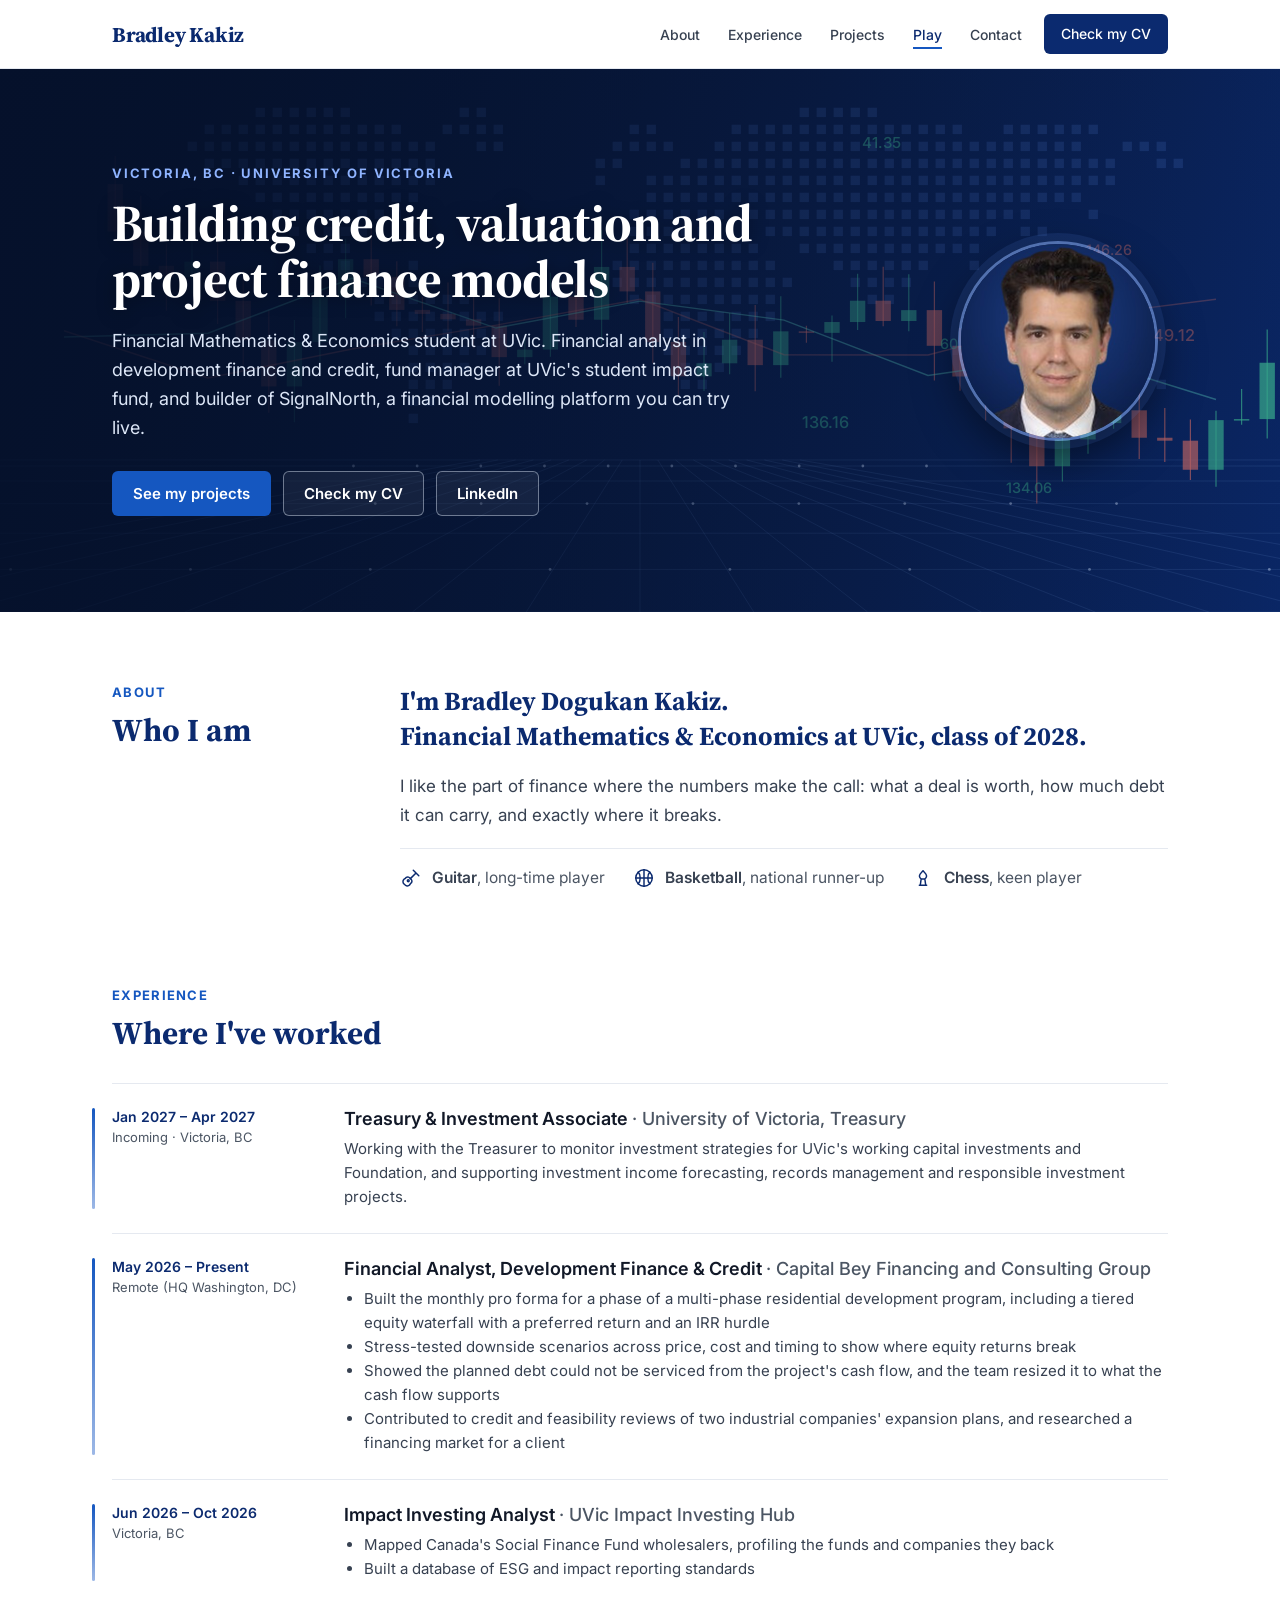
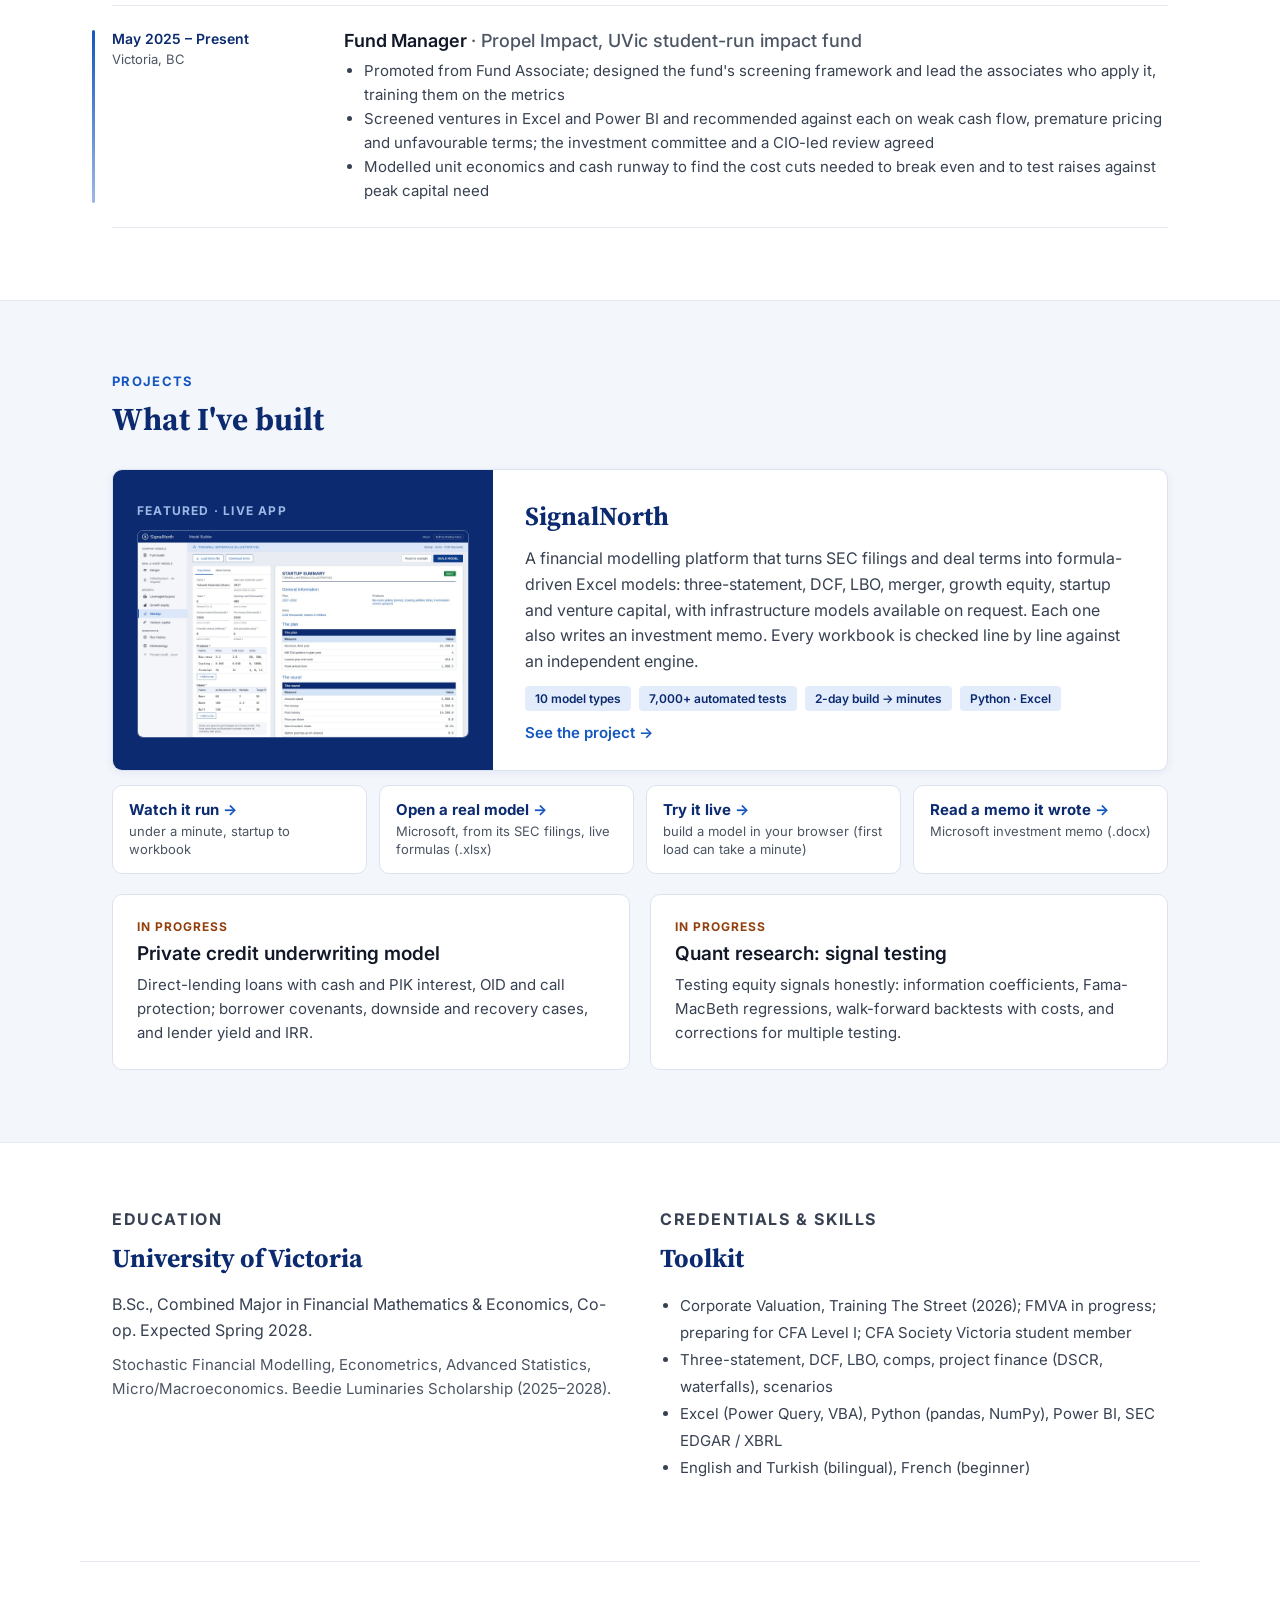
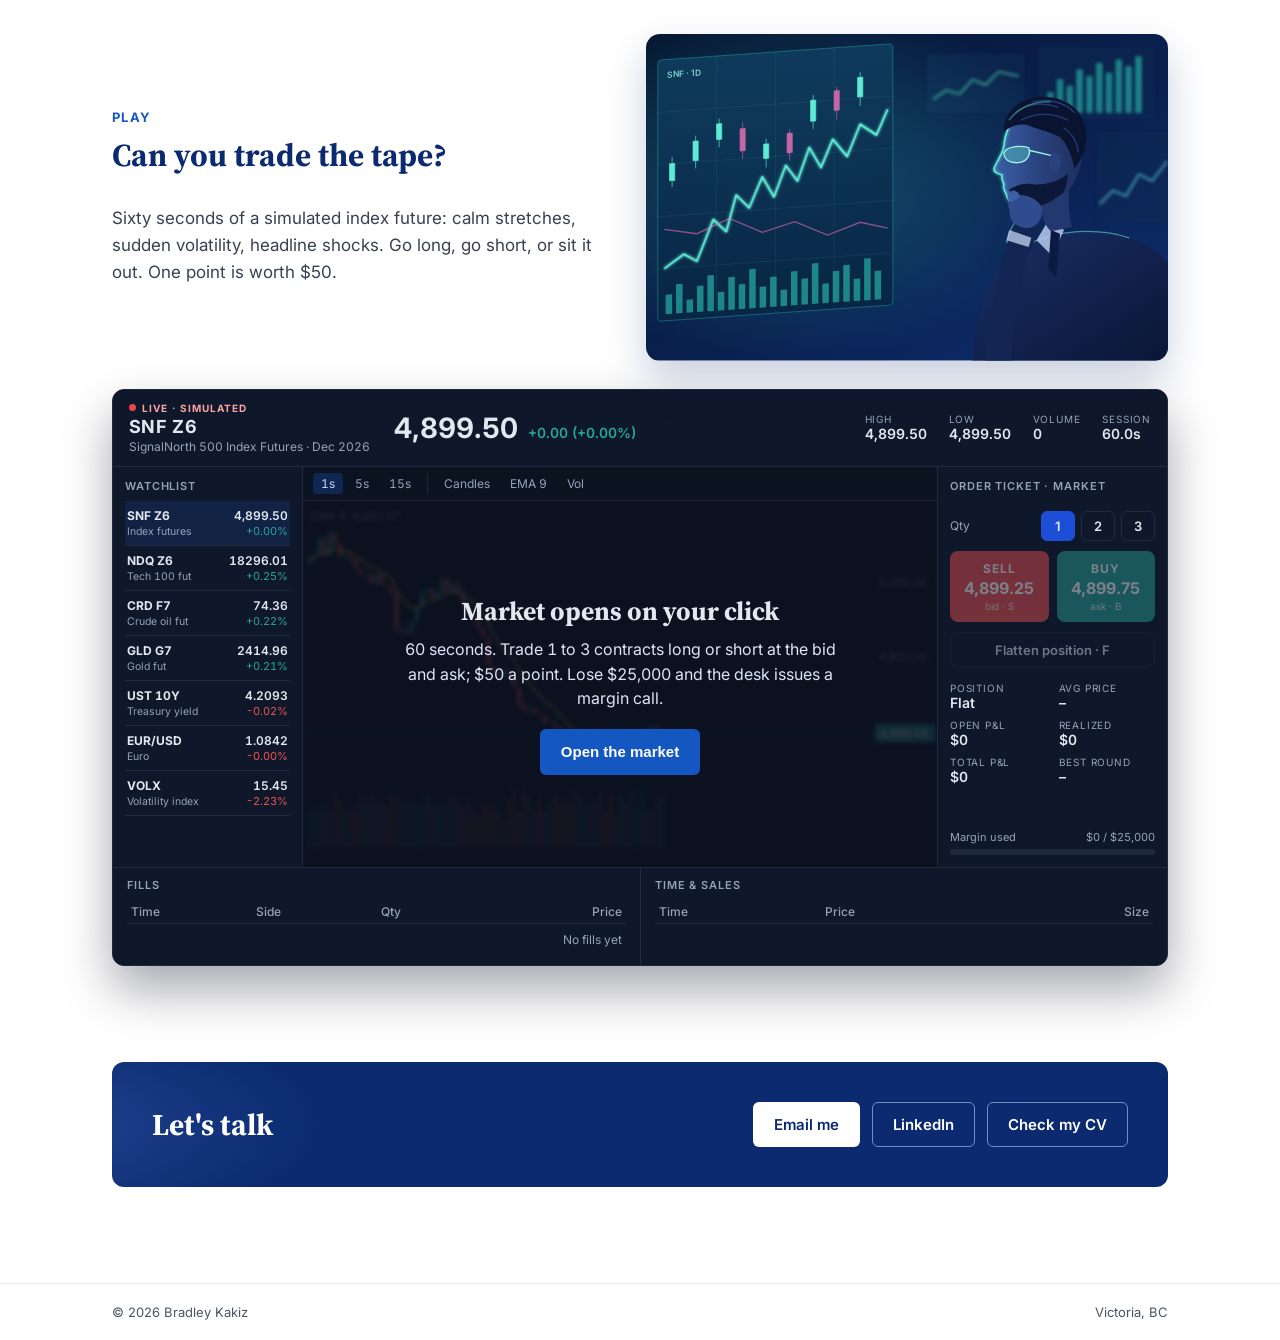
<file: index.html>
<!doctype html>
<html lang="en">
<head>
<meta charset="utf-8">
<meta name="viewport" content="width=device-width, initial-scale=1">
<title>Bradley Kakiz · Finance &amp; Financial Modelling</title>
<meta name="description" content="Bradley Kakiz: Financial Mathematics & Economics student at the University of Victoria. Credit, development finance and valuation; builder of SignalNorth.">
<meta property="og:title" content="Bradley Kakiz">
<meta property="og:description" content="Credit, valuation and financial modelling. Financial Mathematics & Economics, University of Victoria.">
<meta property="og:image" content="https://bradleykakiz.com/img/og-card.jpg">
<meta property="og:image:width" content="1200">
<meta property="og:image:height" content="630">
<meta property="og:url" content="https://bradleykakiz.com/">
<meta property="og:type" content="website">
<meta name="twitter:card" content="summary_large_image">
<link rel="canonical" href="https://bradleykakiz.com/">
<link rel="icon" href="img/favicon.svg" type="image/svg+xml">
<link rel="preconnect" href="https://fonts.googleapis.com">
<link rel="preconnect" href="https://fonts.gstatic.com" crossorigin>
<link href="https://fonts.googleapis.com/css2?family=Inter:wght@400;500;600;700&family=Source+Serif+4:opsz,wght@8..60,600;8..60,700&display=swap" rel="stylesheet">
<link rel="stylesheet" href="css/site.css">
</head>
<body>
<div class="progress" aria-hidden="true"></div>

<header class="site-header">
  <div class="wrap">
    <a class="brand" href="./">Bradley Kakiz</a>
    <nav class="nav" aria-label="Sections">
      <a href="#about">About</a>
      <a href="#experience">Experience</a>
      <a href="#projects">Projects</a>
      <a href="#desk">Play</a>
      <a href="#contact">Contact</a>
      <a class="btn btn-navy" href="cv/Bradley-Kakiz-CV.pdf" target="_blank" rel="noopener">Check my CV</a>
    </nav>
  </div>
</header>

<main>
<section class="hero">
  <div class="wrap">
    <div class="hero-text">
      <p class="eyebrow">Victoria, BC · University of Victoria</p>
      <h1>Building credit, valuation and project finance models</h1>
      <p class="lede">Financial Mathematics &amp; Economics student at UVic. Financial analyst in development finance and credit, fund manager at UVic's student impact fund, and builder of SignalNorth, a financial modelling platform you can try live.</p>
      <div class="btns">
        <a class="btn btn-primary" href="#projects">See my projects</a>
        <a class="btn btn-outline" href="cv/Bradley-Kakiz-CV.pdf" target="_blank" rel="noopener">Check my CV</a>
        <a class="btn btn-outline" href="https://www.linkedin.com/in/bradleykakiz">LinkedIn</a>
      </div>
    </div>
    <div class="portrait"><img src="img/headshot.jpg" alt="Portrait of Bradley Kakiz" width="200" height="200"></div>
  </div>
</section>

<section id="about" class="wrap section about">
  <div class="split">
    <div class="side">
      <p class="eyebrow">About</p>
      <h2>Who I am</h2>
    </div>
    <div class="main prose punchy">
      <p class="big">I'm Bradley Dogukan Kakiz.<br>Financial Mathematics &amp; Economics at UVic, class of 2028.</p>
      <p>I like the part of finance where the numbers make the call: what a deal is worth, how much debt it can carry, and exactly where it breaks.</p>
      <ul class="hobbies" aria-label="Outside finance">
        <li><svg viewBox="0 0 24 24" aria-hidden="true"><path d="M14.5 3.5l6 6M17.5 6.5l-6.2 6.2"/><path d="M11.3 12.7a3.2 3.2 0 0 0-4.5-1.4 4.6 4.6 0 0 1-2.3 1.9 3.6 3.6 0 0 0 .4 5.8 3.6 3.6 0 0 0 5.8.4 4.6 4.6 0 0 1 1.9-2.3 3.2 3.2 0 0 0-1.3-4.4z"/><circle cx="9" cy="15" r="1"/></svg><span><b>Guitar</b>, long-time player</span></li>
        <li><svg viewBox="0 0 24 24" aria-hidden="true"><circle cx="12" cy="12" r="9"/><path d="M3 12h18M12 3v18M5.6 5.6c3 2.6 3 10.2 0 12.8M18.4 5.6c-3 2.6-3 10.2 0 12.8"/></svg><span><b>Basketball</b>, national runner-up</span></li>
        <li><svg viewBox="0 0 24 24" aria-hidden="true"><path d="M8 20h8M9 20l1-7h4l1 7M10 13c-2-1-2.5-3.5-1-5.5L12 4l3 3.5c1.5 2 1 4.5-1 5.5"/></svg><span><b>Chess</b>, keen player</span></li>
      </ul>
    </div>
    </div>
  </div>
</section>

<section id="experience" class="wrap section">
  <p class="eyebrow">Experience</p>
  <h2>Where I've worked</h2>
  <div class="timeline">
    <article class="role">
      <div class="when"><p>Jan 2027 – Apr 2027</p><p>Incoming · Victoria, BC</p></div>
      <div class="what">
        <h3>Treasury &amp; Investment Associate <span>· University of Victoria, Treasury</span></h3>
        <p class="desc">Working with the Treasurer to monitor investment strategies for UVic's working capital investments and Foundation, and supporting investment income forecasting, records management and responsible investment projects.</p>
      </div>
    </article>
    <article class="role">
      <div class="when"><p>May 2026 – Present</p><p>Remote (HQ Washington, DC)</p></div>
      <div class="what">
        <h3>Financial Analyst, Development Finance &amp; Credit <span>· Capital Bey Financing and Consulting Group</span></h3>
        <ul>
          <li>Built the monthly pro forma for a phase of a multi-phase residential development program, including a tiered equity waterfall with a preferred return and an IRR hurdle</li>
          <li>Stress-tested downside scenarios across price, cost and timing to show where equity returns break</li>
          <li>Showed the planned debt could not be serviced from the project's cash flow, and the team resized it to what the cash flow supports</li>
          <li>Contributed to credit and feasibility reviews of two industrial companies' expansion plans, and researched a financing market for a client</li>
        </ul>
      </div>
    </article>
    <article class="role">
      <div class="when"><p>Jun 2026 – Oct 2026</p><p>Victoria, BC</p></div>
      <div class="what">
        <h3>Impact Investing Analyst <span>· UVic Impact Investing Hub</span></h3>
        <ul>
          <li>Mapped Canada's Social Finance Fund wholesalers, profiling the funds and companies they back</li>
          <li>Built a database of ESG and impact reporting standards</li>
        </ul>
      </div>
    </article>
    <article class="role">
      <div class="when"><p>May 2025 – Present</p><p>Victoria, BC</p></div>
      <div class="what">
        <h3>Fund Manager <span>· Propel Impact, UVic student-run impact fund</span></h3>
        <ul>
          <li>Promoted from Fund Associate; designed the fund's screening framework and lead the associates who apply it, training them on the metrics</li>
          <li>Screened ventures in Excel and Power BI and recommended against each on weak cash flow, premature pricing and unfavourable terms; the investment committee and a CIO-led review agreed</li>
          <li>Modelled unit economics and cash runway to find the cost cuts needed to break even and to test raises against peak capital need</li>
        </ul>
      </div>
    </article>
  </div>
</section>

<section id="projects" class="band">
  <div class="wrap">
    <p class="eyebrow">Projects</p>
    <h2>What I've built</h2>

    <a class="feature" href="signalnorth.html">
      <div class="shot">
        <p>Featured · live app</p>
        <img src="img/web-startup.jpg" alt="The SignalNorth Model Builder showing a startup model summary for an illustrative company" width="1600" height="1000" loading="lazy">
      </div>
      <div class="body">
        <h3>SignalNorth</h3>
        <p>A financial modelling platform that turns SEC filings and deal terms into formula-driven Excel models: three-statement, DCF, LBO, merger, growth equity, startup and venture capital, with infrastructure models available on request. Each one also writes an investment memo. Every workbook is checked line by line against an independent engine.</p>
        <div class="chips">
          <span class="chip">10 model types</span>
          <span class="chip">7,000+ automated tests</span>
          <span class="chip">2-day build → minutes</span>
          <span class="chip">Python · Excel</span>
        </div>
        <span class="more">See the project →</span>
      </div>
    </a>
    <div class="proof">
      <a href="signalnorth.html#walkthrough"><b>Watch it run</b><span>under a minute, startup to workbook</span></a>
      <a href="samples/SignalNorth-Full-Model-MSFT.xlsx" download><b>Open a real model</b><span>Microsoft, from its SEC filings, live formulas (.xlsx)</span></a>
      <a href="https://signalnorth.onrender.com" target="_blank" rel="noopener"><b>Try it live</b><span>build a model in your browser (first load can take a minute)</span></a>
      <a href="samples/SignalNorth-Memo-MSFT.docx" download><b>Read a memo it wrote</b><span>Microsoft investment memo (.docx)</span></a>
    </div>

    <div class="grid2" style="margin-top:20px">
      <article class="card">
        <p class="status">In progress</p>
        <h3>Private credit underwriting model</h3>
        <p class="d">Direct-lending loans with cash and PIK interest, OID and call protection; borrower covenants, downside and recovery cases, and lender yield and IRR.</p>
      </article>
      <article class="card">
        <p class="status">In progress</p>
        <h3>Quant research: signal testing</h3>
        <p class="d">Testing equity signals honestly: information coefficients, Fama-MacBeth regressions, walk-forward backtests with costs, and corrections for multiple testing.</p>
      </article>
    </div>
  </div>
</section>

<section class="wrap section two-col">
  <div>
    <p class="eyebrow">Education</p>
    <h2>University of Victoria</h2>
    <p>B.Sc., Combined Major in Financial Mathematics &amp; Economics, Co-op. Expected Spring 2028.</p>
    <p class="sub">Stochastic Financial Modelling, Econometrics, Advanced Statistics, Micro/Macroeconomics. Beedie Luminaries Scholarship (2025–2028).</p>
  </div>
  <div>
    <p class="eyebrow">Credentials &amp; skills</p>
    <h2>Toolkit</h2>
    <ul>
      <li>Corporate Valuation, Training The Street (2026); FMVA in progress; preparing for CFA Level I; CFA Society Victoria student member</li>
      <li>Three-statement, DCF, LBO, comps, project finance (DSCR, waterfalls), scenarios</li>
      <li>Excel (Power Query, VBA), Python (pandas, NumPy), Power BI, SEC EDGAR / XBRL</li>
      <li>English and Turkish (bilingual), French (beginner)</li>
    </ul>
  </div>
</section>

<section id="desk" class="wrap section desk-section">
  <div class="desk-head">
    <div>
      <p class="eyebrow">Play</p>
      <h2>Can you trade the tape?</h2>
      <p class="desk-lede">Sixty seconds of a simulated index future: calm stretches, sudden volatility, headline shocks. Go long, go short, or sit it out. One point is worth $50.</p>
    </div>
    <figure class="desk-art">
<svg class="analyst" preserveAspectRatio="xMidYMid slice" viewBox="0 0 800 500" xmlns="http://www.w3.org/2000/svg" role="img" aria-label="Illustration: an analyst studying glowing market charts">
  <defs>
    <linearGradient id="an-bg" x1="0" y1="0" x2="1" y2="1"><stop offset="0" stop-color="#06142F"/><stop offset=".6" stop-color="#0A2152"/><stop offset="1" stop-color="#0E2F73"/></linearGradient>
    <radialGradient id="an-glow" cx=".28" cy=".45" r=".55"><stop offset="0" stop-color="#2DD4BF" stop-opacity=".28"/><stop offset="1" stop-color="#2DD4BF" stop-opacity="0"/></radialGradient>
    <linearGradient id="an-screen" x1="0" y1="0" x2="0" y2="1"><stop offset="0" stop-color="#0F3B5C" stop-opacity=".95"/><stop offset="1" stop-color="#082544" stop-opacity=".95"/></linearGradient>
    <linearGradient id="an-skin" x1="0" y1="0" x2="1" y2="0"><stop offset="0" stop-color="#3C5FA8"/><stop offset=".5" stop-color="#2A437F"/><stop offset="1" stop-color="#1C2E5C"/></linearGradient>
    <linearGradient id="an-suit" x1="0" y1="0" x2="1" y2="1"><stop offset="0" stop-color="#1A2F66"/><stop offset="1" stop-color="#0A1636"/></linearGradient>
    <filter id="an-blur"><feGaussianBlur stdDeviation="2.2"/></filter>
    <filter id="an-neon" x="-20%" y="-20%" width="140%" height="140%"><feGaussianBlur stdDeviation="2.4" result="b"/><feMerge><feMergeNode in="b"/><feMergeNode in="SourceGraphic"/></feMerge></filter>
  </defs>
  <rect width="800" height="500" fill="url(#an-bg)"/>
  <!-- far screens, out of focus -->
  <g filter="url(#an-blur)" opacity=".55">
    <rect x="430" y="30" width="150" height="90" rx="4" fill="#0B2C52"/>
    <polyline points="440,100 460,86 480,92 500,70 520,78 540,58 570,64" fill="none" stroke="#5EEAD4" stroke-width="2"/>
    <rect x="600" y="20" width="180" height="110" rx="4" fill="#0B2C52"/>
    <g fill="#2DD4BF"><rect x="615" y="90" width="8" height="30"/><rect x="630" y="70" width="8" height="50"/><rect x="645" y="80" width="8" height="40"/><rect x="660" y="55" width="8" height="65"/><rect x="675" y="65" width="8" height="55"/><rect x="690" y="45" width="8" height="75"/><rect x="705" y="60" width="8" height="60"/><rect x="720" y="40" width="8" height="80"/><rect x="735" y="50" width="8" height="70"/><rect x="750" y="35" width="8" height="85"/></g>
    <rect x="690" y="150" width="110" height="140" rx="4" fill="#0B2C52"/>
    <polyline points="695,260 715,240 735,248 755,215 775,225 798,195" fill="none" stroke="#67E8F9" stroke-width="2"/>
  </g>
  <rect width="800" height="500" fill="url(#an-glow)"/>
  <!-- the big screen, angled -->
  <g transform="translate(18 40) skewY(-4)">
    <rect width="360" height="400" rx="6" fill="url(#an-screen)" stroke="#2DD4BF" stroke-opacity=".5"/>
    <g stroke="#5EEAD4" stroke-opacity=".12">
      <line x1="0" y1="80" x2="360" y2="80"/><line x1="0" y1="160" x2="360" y2="160"/><line x1="0" y1="240" x2="360" y2="240"/><line x1="0" y1="320" x2="360" y2="320"/>
      <line x1="90" y1="0" x2="90" y2="400"/><line x1="180" y1="0" x2="180" y2="400"/><line x1="270" y1="0" x2="270" y2="400"/>
    </g>
    <g class="an-candles">
      <g stroke="#5EEAD4" fill="#5EEAD4"><line x1="22" y1="150" x2="22" y2="196"/><rect x="18" y="160" width="8" height="26"/><line x1="58" y1="120" x2="58" y2="170"/><rect x="54" y="128" width="8" height="30"/><line x1="94" y1="96" x2="94" y2="140"/><rect x="90" y="104" width="8" height="24"/><line x1="166" y1="132" x2="166" y2="176"/><rect x="162" y="140" width="8" height="22"/><line x1="238" y1="70" x2="238" y2="122"/><rect x="234" y="78" width="8" height="32"/><line x1="310" y1="40" x2="310" y2="92"/><rect x="306" y="48" width="8" height="30"/></g>
      <g stroke="#F472B6" fill="#F472B6" opacity=".8"><line x1="130" y1="104" x2="130" y2="160"/><rect x="126" y="114" width="8" height="34"/><line x1="202" y1="120" x2="202" y2="168"/><rect x="198" y="126" width="8" height="30"/><line x1="274" y1="60" x2="274" y2="110"/><rect x="270" y="66" width="8" height="30"/></g>
    </g>
    <polyline class="an-line" points="10,320 40,300 60,312 85,250 105,270 120,215 140,236 160,190 178,222 196,175 214,200 232,150 250,182 268,140 290,168 310,120 335,138 352,100" fill="none" stroke="#5EEAD4" stroke-width="3" stroke-linejoin="round" filter="url(#an-neon)"/>
    <polyline points="10,260 60,270 110,250 160,275 210,262 260,286 310,270 352,282" fill="none" stroke="#F472B6" stroke-opacity=".55" stroke-width="2"/>
    <g fill="#2DD4BF" opacity=".55" class="an-bars"><rect x="12" y="360" width="10" height="30"/><rect x="28" y="345" width="10" height="45"/><rect x="44" y="370" width="10" height="20"/><rect x="60" y="350" width="10" height="40"/><rect x="76" y="335" width="10" height="55"/><rect x="92" y="362" width="10" height="28"/><rect x="108" y="340" width="10" height="50"/><rect x="124" y="352" width="10" height="38"/><rect x="140" y="330" width="10" height="60"/><rect x="156" y="358" width="10" height="32"/><rect x="172" y="344" width="10" height="46"/><rect x="188" y="365" width="10" height="25"/><rect x="204" y="338" width="10" height="52"/><rect x="220" y="350" width="10" height="40"/><rect x="236" y="328" width="10" height="62"/><rect x="252" y="360" width="10" height="30"/><rect x="268" y="342" width="10" height="48"/><rect x="284" y="334" width="10" height="56"/><rect x="300" y="356" width="10" height="34"/><rect x="316" y="326" width="10" height="64"/><rect x="332" y="346" width="10" height="44"/></g>
    <text x="14" y="28" fill="#99F6E4" font-family="Inter, system-ui, sans-serif" font-size="13" font-weight="600" opacity=".8">SNF · 1D</text>
  </g>
  <!-- the analyst, in profile, facing the screen -->
  <g class="an-person">
    <!-- suit and shoulders -->
    <path d="M500 500 C505 420 530 352 585 322 C630 300 690 296 740 312 C772 322 792 340 800 352 L800 500 Z" fill="url(#an-suit)"/>
    <path d="M585 322 C630 300 690 296 740 312" fill="none" stroke="#5EEAD4" stroke-opacity=".55" stroke-width="2"/>
    <!-- collar and tie -->
    <path d="M598 316 L618 282 L640 300 L622 340 Z" fill="#B9CBEA" opacity=".85"/>
    <path d="M620 300 L634 306 L628 372 L616 360 Z" fill="#0B1A40"/>
    <!-- neck -->
    <path d="M603 262 C606 280 612 296 620 302 L652 296 C648 278 646 258 648 240 Z" fill="#22396F"/>
    <!-- head -->
    <path d="M603 110 C572 110 553 130 550 158 L547 176 C544 186 535 199 533 206 C532 212 539 214 545 216 C543 222 547 226 548 230 C546 236 549 240 551 244 C553 254 561 262 573 266 C587 270 600 268 608 262 C622 252 640 248 650 236 C664 216 670 192 668 166 C666 132 640 108 603 110 Z" fill="url(#an-skin)"/>
    <!-- rim light along the profile -->
    <path d="M556 140 L550 158 L547 176 C544 186 535 199 533 206 C532 212 539 214 545 216 C543 222 547 226 548 230 C546 236 549 240 551 244 C553 254 561 262 573 266" fill="none" stroke="#5EEAD4" stroke-width="2.4" stroke-linecap="round" filter="url(#an-neon)"/>
    <!-- hair and beard -->
    <path d="M548 150 C548 118 572 96 608 96 C646 96 676 120 674 160 C673 182 664 196 656 206 C652 186 646 170 634 158 C620 150 600 146 586 140 C574 136 560 140 548 150 Z" fill="#0A1430"/>
    <path d="M556 238 C562 254 574 264 590 266 C606 266 626 254 640 242 C644 232 646 222 646 214 C632 226 610 232 592 230 C578 228 566 232 556 238 Z" fill="#0D1838"/>
    <g fill="none" stroke="#2A4688" stroke-width="2" stroke-linecap="round" opacity=".8">
      <path d="M566 120 C584 106 610 104 630 112"/><path d="M574 132 C596 120 624 120 646 132"/>
      <path d="M592 104 C614 98 640 104 656 120"/><path d="M640 144 C652 152 660 166 662 180"/>
    </g>
    <path d="M556 132 C570 112 596 102 620 104" fill="none" stroke="#5EEAD4" stroke-opacity=".45" stroke-width="2"/>
    <!-- ear -->
    <ellipse cx="626" cy="196" rx="9" ry="14" fill="#2A437F"/>
    <!-- glasses -->
    <path d="M548 182 C552 172 572 170 586 174 C590 184 584 196 570 197 C556 198 548 192 548 182 Z" fill="#5EEAD4" fill-opacity=".35" stroke="#99F6E4" stroke-width="2" class="an-lens"/>
    <path d="M586 178 L620 186" stroke="#99F6E4" stroke-width="2"/>
    <!-- arm raised, hand at the chin -->
    <path d="M520 500 C522 450 536 380 552 320 C556 304 562 290 570 282 L604 300 C596 312 588 330 582 350 C568 404 560 460 560 500 Z" fill="#132552"/>
    <path d="M552 320 C556 304 562 290 570 282" fill="none" stroke="#5EEAD4" stroke-opacity=".6" stroke-width="2"/>
    <path d="M556 300 L590 312 L586 326 L552 316 Z" fill="#B9CBEA" opacity=".8"/>
    <path d="M556 268 C552 258 558 246 570 246 C582 246 598 252 604 262 C610 274 604 292 590 296 C578 300 562 292 558 282 Z" fill="#2F4C8E"/>
    <path d="M558 258 C552 252 552 244 560 240 C566 238 572 244 572 250" fill="#3C5FA8"/>
  </g>
</svg>

    </figure>
  </div>
  <div class="tx" id="desk-app">
    <div class="tx-head">
      <div class="tx-sym"><span class="tx-live"><i></i>LIVE · SIMULATED</span><b>SNF Z6</b><span class="tx-name">SignalNorth 500 Index Futures · Dec 2026</span></div>
      <div class="tx-quote"><b id="d-price">5,000.00</b><span id="d-chg" class="chg up">+0.00 (0.00%)</span></div>
      <dl class="tx-stats">
        <div><dt>High</dt><dd id="d-hi">5,000.00</dd></div><div><dt>Low</dt><dd id="d-lo">5,000.00</dd></div>
        <div><dt>Volume</dt><dd id="d-vol">0</dd></div><div><dt>Session</dt><dd id="d-time">60.0s</dd></div>
      </dl>
    </div>
    <div class="tx-body">
      <aside class="tx-watch" aria-label="Watchlist">
        <p class="tx-h">Watchlist</p>
        <table><tbody id="d-watch"></tbody></table>
      </aside>
      <div class="tx-chart">
        <div class="tx-tools"><span class="on">1s</span><span>5s</span><span>15s</span><span class="sep"></span><span>Candles</span><span>EMA 9</span><span>Vol</span></div>
        <div class="tx-canvas"><canvas id="d-canvas" aria-label="Price chart" role="img"></canvas>
          <div class="desk-news" id="d-news" aria-live="polite"></div>
          <div class="desk-over" id="d-over"><div>
            <p class="over-title" id="d-over-title">Market opens on your click</p>
            <p class="over-text" id="d-over-text">60 seconds. Trade 1 to 3 contracts long or short at the bid and ask; $50 a point. Lose $25,000 and the desk issues a margin call.</p>
            <button class="btn btn-primary" id="d-start" type="button">Open the market</button>
          </div></div>
        </div>
      </div>
      <aside class="tx-ticket" aria-label="Order ticket">
        <p class="tx-h">Order ticket · Market</p>
        <div class="tx-qty" role="group" aria-label="Quantity"><span>Qty</span><button type="button" data-q="1" class="on">1</button><button type="button" data-q="2">2</button><button type="button" data-q="3">3</button></div>
        <div class="tx-sides">
          <button class="tx-sell" id="d-sell" type="button" disabled><span>SELL</span><b id="d-bid">4,999.75</b><small>bid · S</small></button>
          <button class="tx-buy" id="d-buy" type="button" disabled><span>BUY</span><b id="d-ask">5,000.25</b><small>ask · B</small></button>
        </div>
        <button class="tx-flat" id="d-flat" type="button" disabled>Flatten position · F</button>
        <dl class="tx-pos">
          <div><dt>Position</dt><dd id="d-pos">Flat</dd></div>
          <div><dt>Avg price</dt><dd id="d-avg">–</dd></div>
          <div><dt>Open P&amp;L</dt><dd id="d-open">$0</dd></div>
          <div><dt>Realized</dt><dd id="d-real">$0</dd></div>
          <div><dt>Total P&amp;L</dt><dd id="d-pnl">$0</dd></div>
          <div><dt>Best round</dt><dd id="d-best">–</dd></div>
        </dl>
        <div class="tx-margin"><div class="tx-margin-top"><span>Margin used</span><span id="d-mtext">$0 / $25,000</span></div><div class="tx-bar"><i id="d-mbar"></i></div></div>
      </aside>
    </div>
    <div class="tx-foot">
      <div class="tx-panel"><p class="tx-h">Fills</p><table class="tx-table"><thead><tr><th>Time</th><th>Side</th><th>Qty</th><th>Price</th></tr></thead><tbody id="d-fills"><tr class="empty"><td colspan="4">No fills yet</td></tr></tbody></table></div>
      <div class="tx-panel"><p class="tx-h">Time &amp; sales</p><table class="tx-table"><thead><tr><th>Time</th><th>Price</th><th>Size</th></tr></thead><tbody id="d-tape"></tbody></table></div>
    </div>
  </div>
</section>

<section id="contact" class="wrap cta">
  <div class="cta-box">
    <div>
      <h2>Let's talk</h2>
    </div>
    <div class="btns">
      <a class="btn btn-white" href="mailto:bradleykakiz@gmail.com">Email me</a>
      <a class="btn btn-ghost" href="https://www.linkedin.com/in/bradleykakiz">LinkedIn</a>
      <a class="btn btn-ghost" href="cv/Bradley-Kakiz-CV.pdf" target="_blank" rel="noopener">Check my CV</a>
    </div>
  </div>
</section>
</main>

<footer class="site-footer">
  <div class="wrap">
    <span>© 2026 Bradley Kakiz</span>
    <span>Victoria, BC</span>
  </div>
</footer>
<script src="js/bg.js" defer></script>
<script src="js/site.js" defer></script>
<script src="js/desk.js" defer></script>
</body>
</html>
</file>
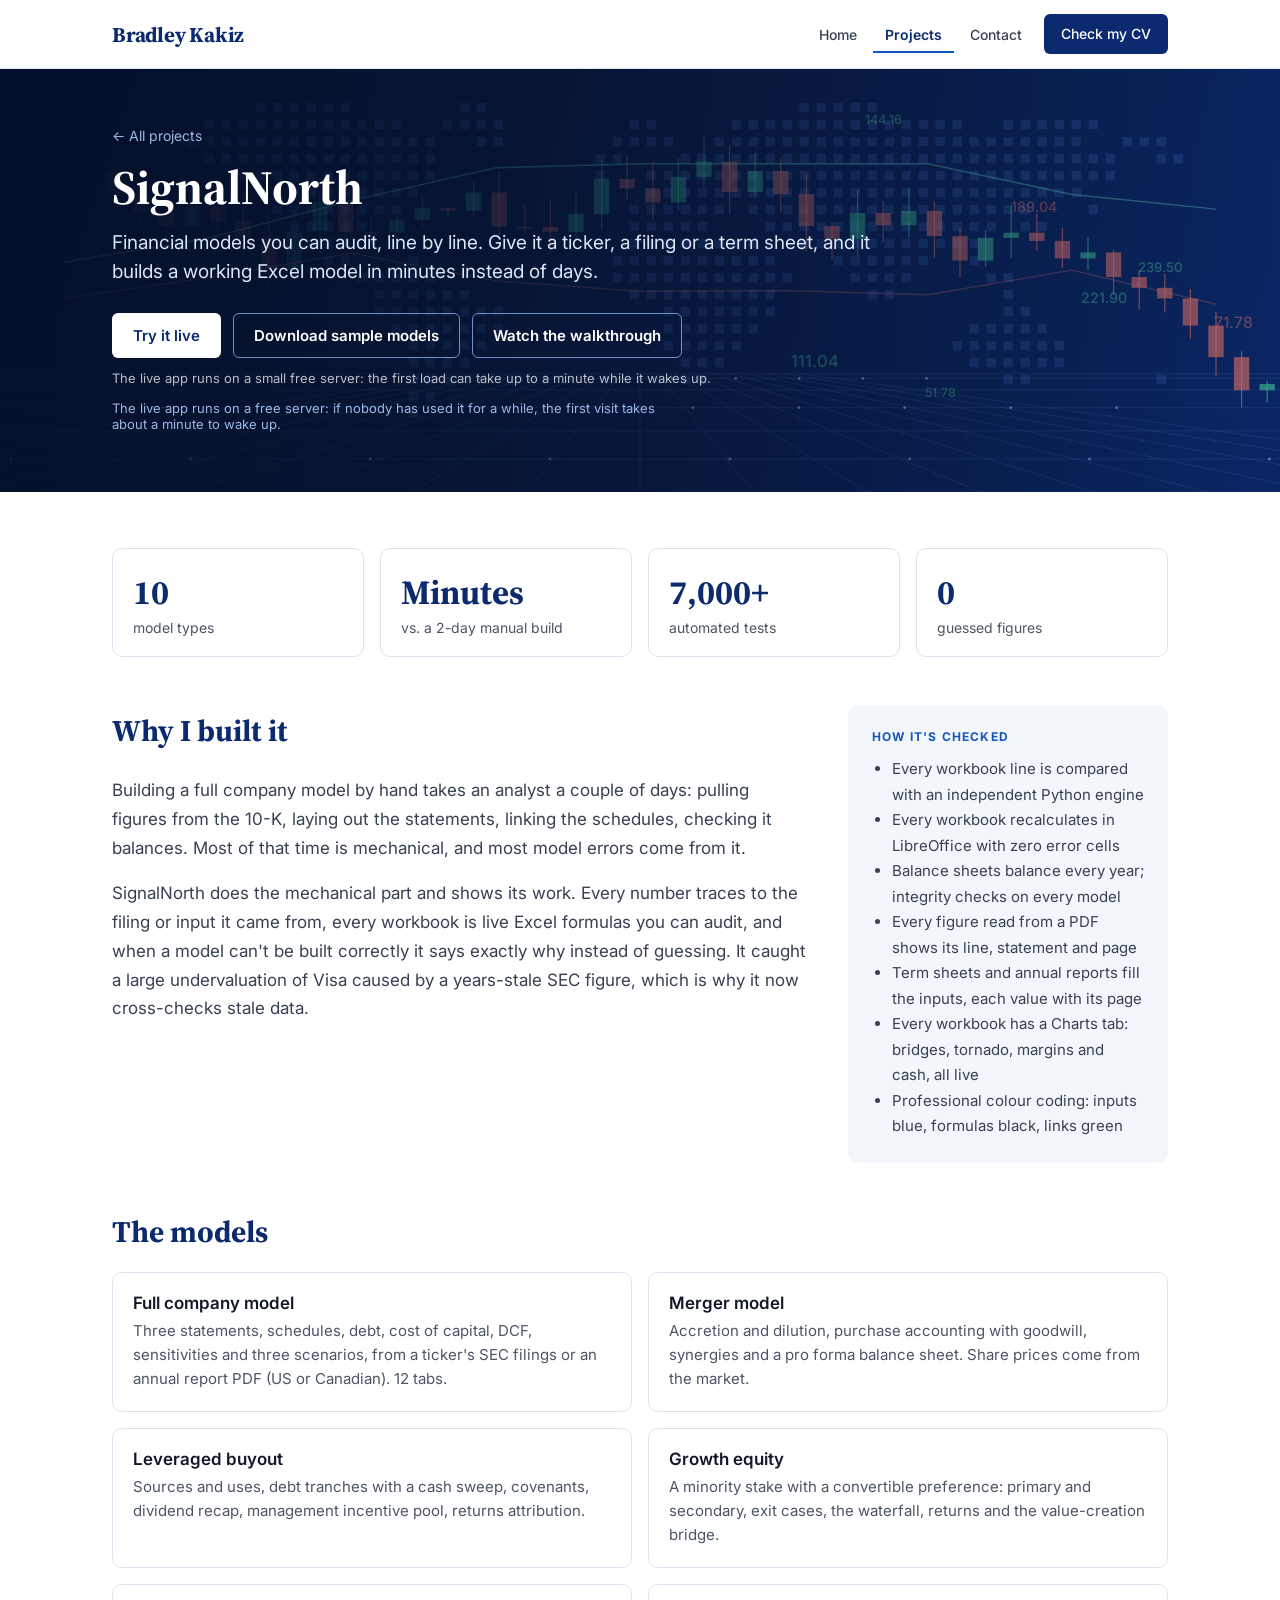
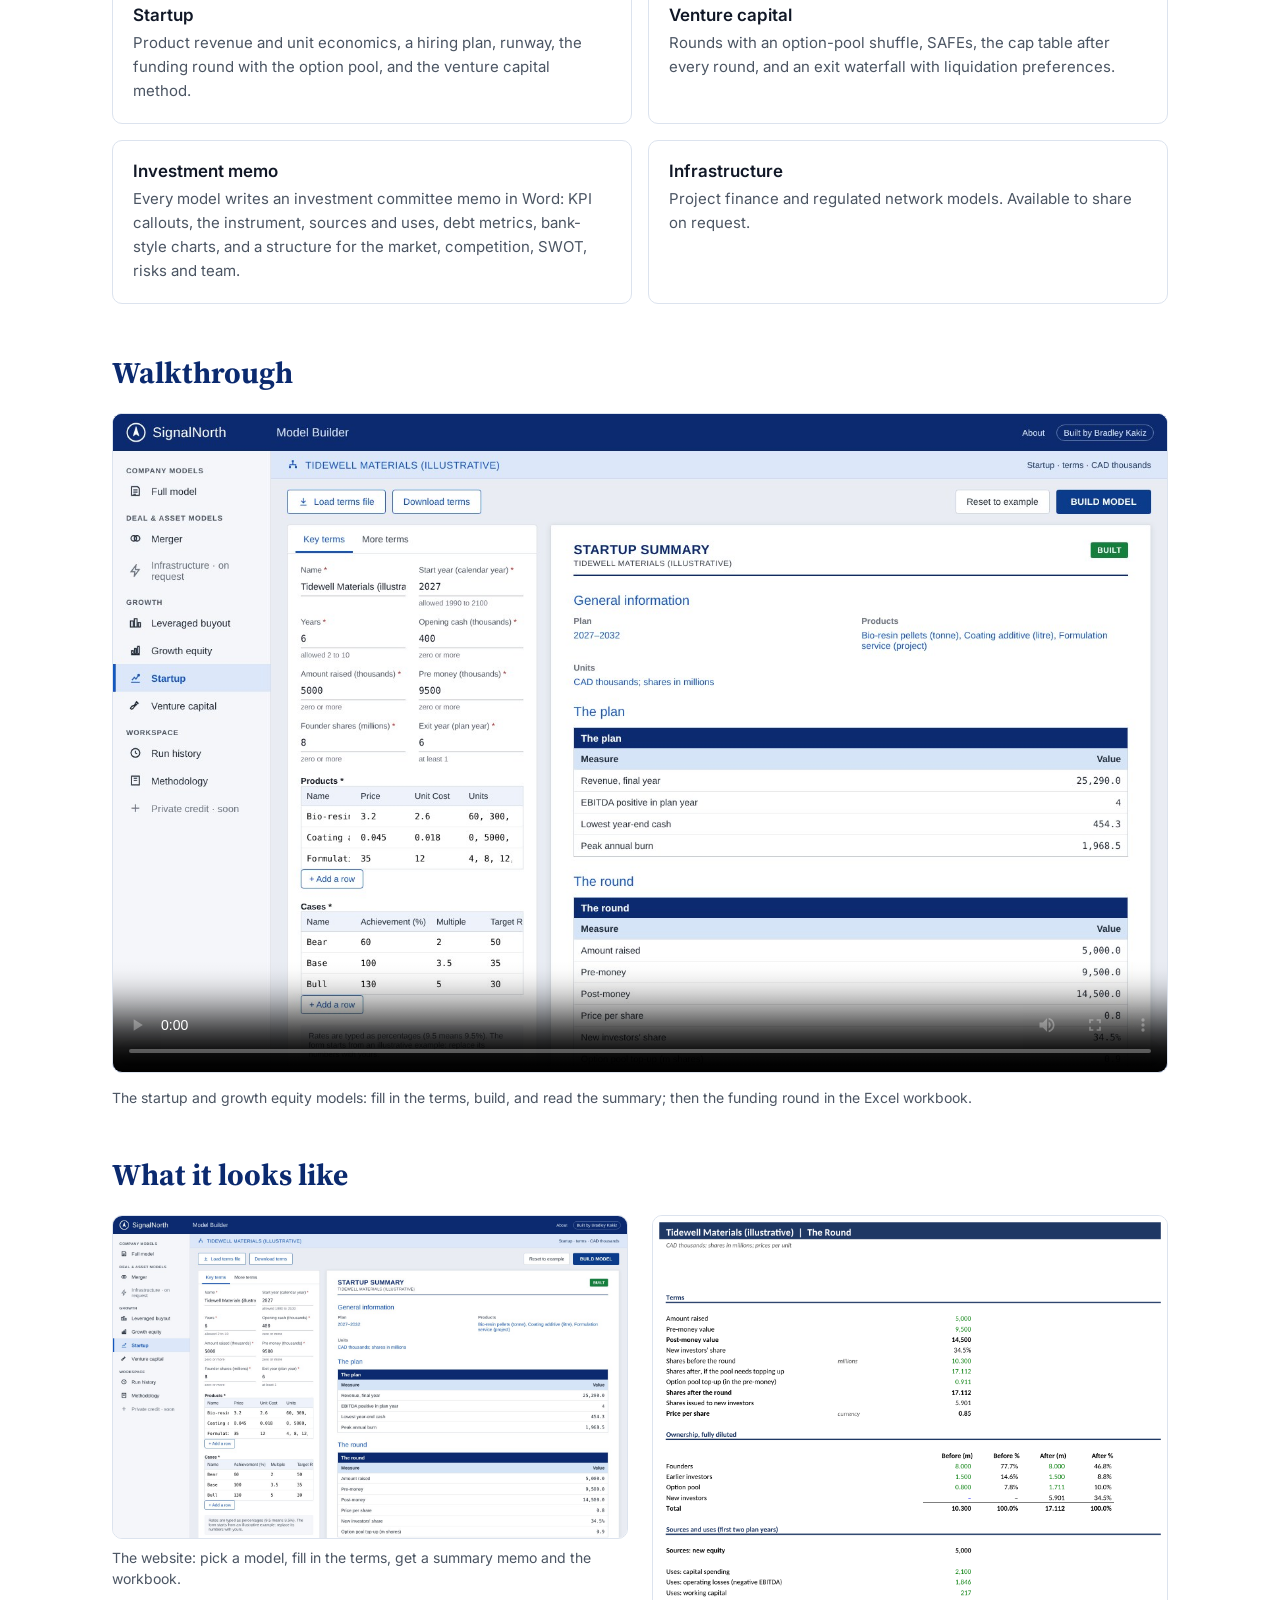
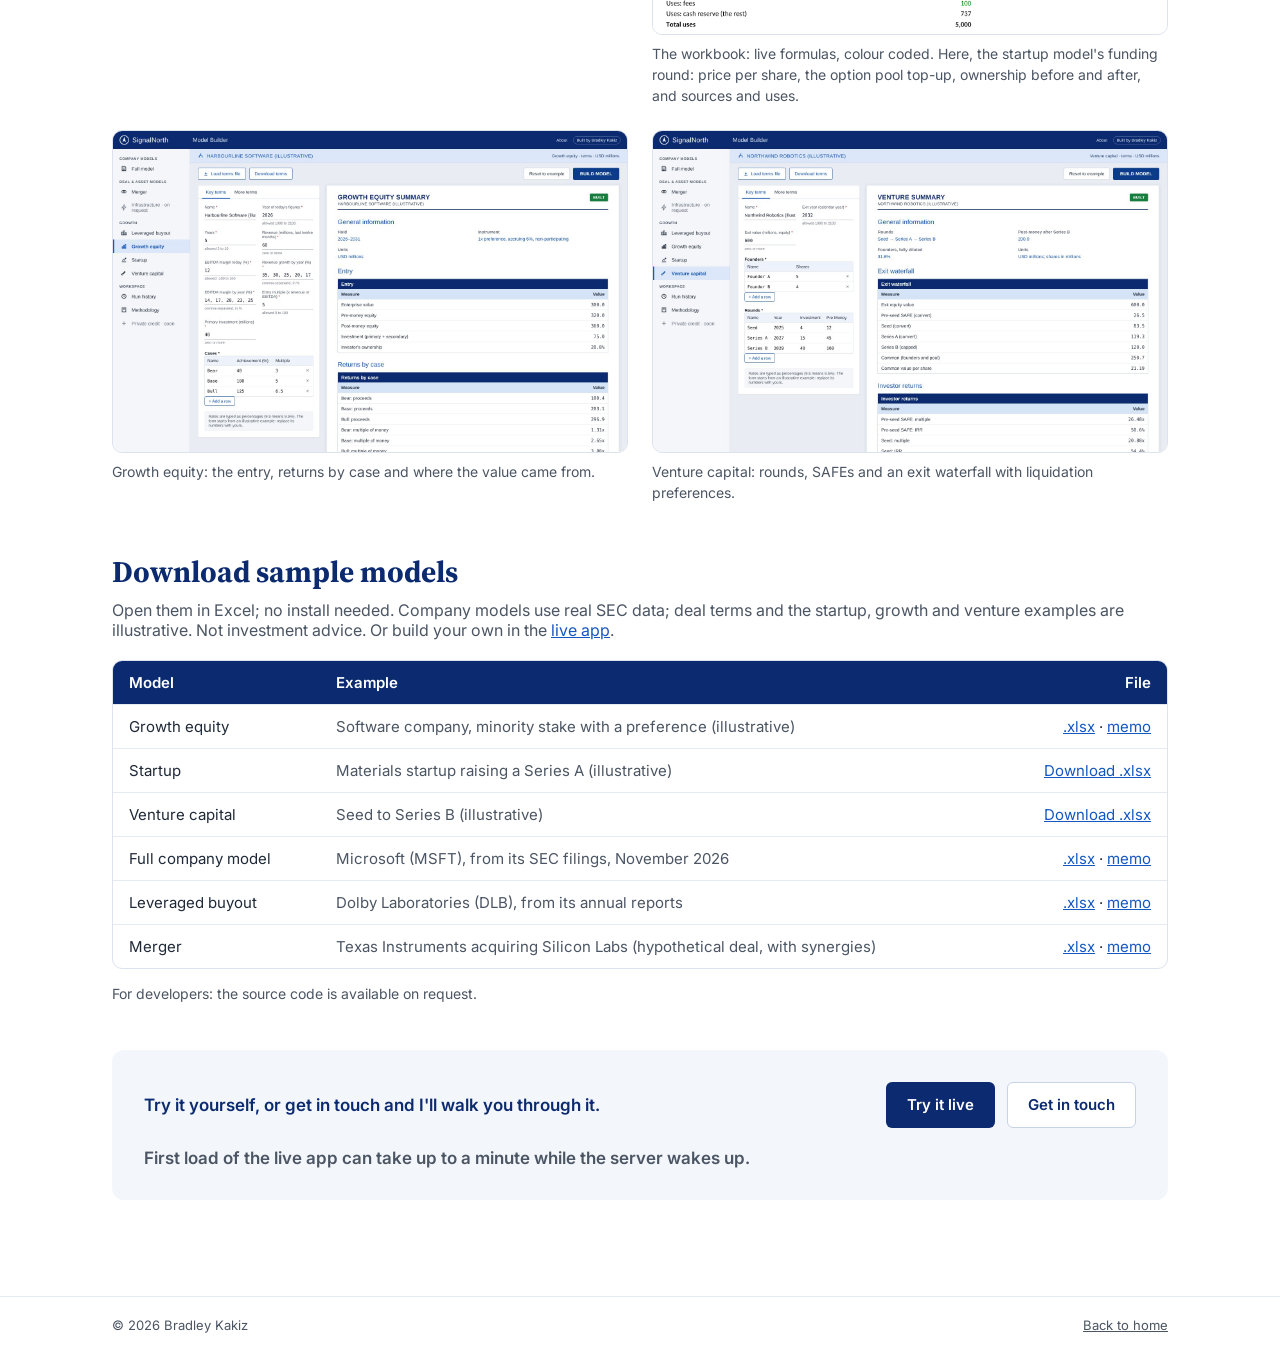
<file: signalnorth.html>
<!doctype html>
<html lang="en">
<head>
<meta charset="utf-8">
<meta name="viewport" content="width=device-width, initial-scale=1">
<title>SignalNorth · Bradley Kakiz</title>
<meta name="description" content="SignalNorth: a platform that builds formula-driven, auditable Excel financial models from SEC filings and deal terms.">
<meta property="og:title" content="SignalNorth · Bradley Kakiz">
<meta property="og:description" content="Formula-driven, auditable Excel financial models from SEC filings and deal terms. Try it live.">
<meta property="og:image" content="https://bradleykakiz.com/img/web-startup.jpg">
<meta property="og:url" content="https://bradleykakiz.com/signalnorth.html">
<meta property="og:type" content="website">
<meta name="twitter:card" content="summary_large_image">
<link rel="canonical" href="https://bradleykakiz.com/signalnorth.html">
<link rel="icon" href="img/favicon.svg" type="image/svg+xml">
<link rel="preconnect" href="https://fonts.googleapis.com">
<link rel="preconnect" href="https://fonts.gstatic.com" crossorigin>
<link href="https://fonts.googleapis.com/css2?family=Inter:wght@400;500;600;700&family=Source+Serif+4:opsz,wght@8..60,600;8..60,700&display=swap" rel="stylesheet">
<link rel="stylesheet" href="css/site.css">
</head>
<body>
<div class="progress" aria-hidden="true"></div>

<header class="site-header">
  <div class="wrap">
    <a class="brand" href="./">Bradley Kakiz</a>
    <nav class="nav" aria-label="Sections">
      <a href="./">Home</a>
      <a class="active" href="./#projects">Projects</a>
      <a href="./#contact">Contact</a>
      <a class="btn btn-navy" href="cv/Bradley-Kakiz-CV.pdf" target="_blank" rel="noopener">Check my CV</a>
    </nav>
  </div>
</header>

<main>
<section class="p-hero">
  <div class="wrap">
    <a class="back" href="./#projects">← All projects</a>
    <h1>SignalNorth</h1>
    <p class="lede">Financial models you can audit, line by line. Give it a ticker, a filing or a term sheet, and it builds a working Excel model in minutes instead of days.</p>
    <div class="btns">
      <a class="btn btn-white" href="https://signalnorth.onrender.com" target="_blank" rel="noopener">Try it live</a>
      <a class="btn btn-ghost" href="#samples">Download sample models</a>
      <a class="btn btn-ghost" href="#walkthrough">Watch the walkthrough</a>
    </div>
    <p class="wake-note">The live app runs on a small free server: the first load can take up to a minute while it wakes up.</p>
    <p class="live-note">The live app runs on a free server: if nobody has used it for a while, the first visit takes about a minute to wake up.</p>
  </div>
</section>

<section class="wrap" style="padding-top:56px">
  <div class="stats">
    <div class="stat"><b data-count="10">10</b><span>model types</span></div>
    <div class="stat"><b>Minutes</b><span>vs. a 2-day manual build</span></div>
    <div class="stat"><b data-count="7000" data-suffix="+">7,000+</b><span>automated tests</span></div>
    <div class="stat"><b>0</b><span>guessed figures</span></div>
  </div>
</section>

<section class="wrap" style="padding-top:48px">
  <div class="split" style="gap:40px">
    <div class="main prose" style="flex-basis:520px">
      <h2 class="h2s">Why I built it</h2>
      <p>Building a full company model by hand takes an analyst a couple of days: pulling figures from the 10-K, laying out the statements, linking the schedules, checking it balances. Most of that time is mechanical, and most model errors come from it.</p>
      <p>SignalNorth does the mechanical part and shows its work. Every number traces to the filing or input it came from, every workbook is live Excel formulas you can audit, and when a model can't be built correctly it says exactly why instead of guessing. It caught a large undervaluation of Visa caused by a years-stale SEC figure, which is why it now cross-checks stale data.</p>
    </div>
    <div class="aside">
      <p class="eyebrow" style="font-size:12px">How it's checked</p>
      <ul>
        <li>Every workbook line is compared with an independent Python engine</li>
        <li>Every workbook recalculates in LibreOffice with zero error cells</li>
        <li>Balance sheets balance every year; integrity checks on every model</li>
        <li>Every figure read from a PDF shows its line, statement and page</li>
        <li>Term sheets and annual reports fill the inputs, each value with its page</li>
        <li>Every workbook has a Charts tab: bridges, tornado, margins and cash, all live</li>
        <li>Professional colour coding: inputs blue, formulas black, links green</li>
      </ul>
    </div>
  </div>
</section>

<section class="wrap models" style="padding-top:48px">
  <h2 class="h2s">The models</h2>
  <div class="grid2" style="gap:16px">
    <article class="card"><h3>Full company model</h3><p class="d">Three statements, schedules, debt, cost of capital, DCF, sensitivities and three scenarios, from a ticker's SEC filings or an annual report PDF (US or Canadian). 12 tabs.</p></article>
    <article class="card"><h3>Merger model</h3><p class="d">Accretion and dilution, purchase accounting with goodwill, synergies and a pro forma balance sheet. Share prices come from the market.</p></article>
    <article class="card"><h3>Leveraged buyout</h3><p class="d">Sources and uses, debt tranches with a cash sweep, covenants, dividend recap, management incentive pool, returns attribution.</p></article>
    <article class="card"><h3>Growth equity</h3><p class="d">A minority stake with a convertible preference: primary and secondary, exit cases, the waterfall, returns and the value-creation bridge.</p></article>
    <article class="card"><h3>Startup</h3><p class="d">Product revenue and unit economics, a hiring plan, runway, the funding round with the option pool, and the venture capital method.</p></article>
    <article class="card"><h3>Venture capital</h3><p class="d">Rounds with an option-pool shuffle, SAFEs, the cap table after every round, and an exit waterfall with liquidation preferences.</p></article>
    <article class="card"><h3>Investment memo</h3><p class="d">Every model writes an investment committee memo in Word: KPI callouts, the instrument, sources and uses, debt metrics, bank-style charts, and a structure for the market, competition, SWOT, risks and team.</p></article>
    <article class="card"><h3>Infrastructure</h3><p class="d">Project finance and regulated network models. Available to share on request.</p></article>
  </div>
</section>

<section id="walkthrough" class="wrap" style="padding-top:48px">
  <h2 class="h2s">Walkthrough</h2>
  <video controls preload="metadata" poster="img/web-startup.jpg">
    <source src="media/signalnorth-walkthrough.mp4" type="video/mp4">
  </video>
  <p class="note">The startup and growth equity models: fill in the terms, build, and read the summary; then the funding round in the Excel workbook.</p>
</section>

<section class="wrap" style="padding-top:48px">
  <h2 class="h2s">What it looks like</h2>
  <div class="grid2" style="gap:24px">
    <figure>
      <div class="frame"><img src="img/web-startup.jpg" alt="Model Builder with a startup model summary" width="1600" height="1000" loading="lazy"></div>
      <figcaption>The website: pick a model, fill in the terms, get a summary memo and the workbook.</figcaption>
    </figure>
    <figure>
      <div class="frame"><img src="img/excel-round.png" alt="The Round tab of the startup workbook: terms, ownership before and after, sources and uses" width="1626" height="1321" loading="lazy"></div>
      <figcaption>The workbook: live formulas, colour coded. Here, the startup model's funding round: price per share, the option pool top-up, ownership before and after, and sources and uses.</figcaption>
    </figure>
    <figure>
      <div class="frame"><img src="img/web-growth.jpg" alt="Model Builder with a growth equity summary" width="1600" height="1000" loading="lazy"></div>
      <figcaption>Growth equity: the entry, returns by case and where the value came from.</figcaption>
    </figure>
    <figure>
      <div class="frame"><img src="img/web-venture.jpg" alt="Model Builder with a venture capital summary" width="1600" height="1000" loading="lazy"></div>
      <figcaption>Venture capital: rounds, SAFEs and an exit waterfall with liquidation preferences.</figcaption>
    </figure>
  </div>
</section>

<section id="samples" class="wrap" style="padding-top:48px">
  <h2 class="h2s" style="margin-bottom:8px">Download sample models</h2>
  <p style="margin:0 0 20px;font-size:16px;color:var(--muted)">Open them in Excel; no install needed. Company models use real SEC data; deal terms and the startup, growth and venture examples are illustrative. Not investment advice. Or build your own in the <a href="https://signalnorth.onrender.com" target="_blank" rel="noopener">live app</a>.</p>
  <div class="table-wrap">
    <table>
      <thead><tr><th>Model</th><th>Example</th><th class="r">File</th></tr></thead>
      <tbody>
        <tr><td>Growth equity</td><td class="ex">Software company, minority stake with a preference (illustrative)</td><td class="r"><a href="samples/SignalNorth-Growth-Equity.xlsx" download>.xlsx</a> · <a href="samples/SignalNorth-Memo-Growth-Equity.docx" download>memo</a></td></tr>
        <tr><td>Startup</td><td class="ex">Materials startup raising a Series A (illustrative)</td><td class="r"><a href="samples/SignalNorth-Startup.xlsx" download>Download .xlsx</a></td></tr>
        <tr><td>Venture capital</td><td class="ex">Seed to Series B (illustrative)</td><td class="r"><a href="samples/SignalNorth-Venture-Capital.xlsx" download>Download .xlsx</a></td></tr>
        <tr><td>Full company model</td><td class="ex">Microsoft (MSFT), from its SEC filings, November 2026</td><td class="r"><a href="samples/SignalNorth-Full-Model-MSFT.xlsx" download>.xlsx</a> · <a href="samples/SignalNorth-Memo-MSFT.docx" download>memo</a></td></tr>
        <tr><td>Leveraged buyout</td><td class="ex">Dolby Laboratories (DLB), from its annual reports</td><td class="r"><a href="samples/SignalNorth-LBO-DLB.xlsx" download>.xlsx</a> · <a href="samples/SignalNorth-Memo-DLB.docx" download>memo</a></td></tr>
        <tr><td>Merger</td><td class="ex">Texas Instruments acquiring Silicon Labs (hypothetical deal, with synergies)</td><td class="r"><a href="samples/SignalNorth-Merger-TXN-SLAB.xlsx" download>.xlsx</a> · <a href="samples/SignalNorth-Memo-TXN-SLAB.docx" download>memo</a></td></tr>
      </tbody>
    </table>
  </div>
  <p class="note">For developers: the source code is available on request.</p>
</section>

<section class="wrap cta">
  <div class="soft-cta">
    <p>Try it yourself, or get in touch and I'll walk you through it.</p>
    <div class="btns">
      <a class="btn btn-navy" href="https://signalnorth.onrender.com" target="_blank" rel="noopener">Try it live</a>
      <a class="btn btn-outline" href="mailto:bradleykakiz@gmail.com">Get in touch</a>
    </div>
    <p class="wake-note dark">First load of the live app can take up to a minute while the server wakes up.</p>
  </div>
</section>
</main>

<footer class="site-footer">
  <div class="wrap">
    <span>© 2026 Bradley Kakiz</span>
    <a href="./">Back to home</a>
  </div>
</footer>
<script src="js/bg.js" defer></script>
<script src="js/site.js" defer></script>
</body>
</html>
</file>
<file: css/site.css>
:root{
  --navy:#0B2A6F; --blue:#1557C0; --blue-dark:#0B3C8C; --ink:#111827; --text:#374151; --muted:#4B5563;
  --line:#E5E9F0; --card-line:#DCE3EE; --tint:#F3F6FB; --chip:#E3ECFA; --amber:#92400E; --on-navy:#DCE6F7; --on-navy-muted:#9DB8E6;
  --serif:'Source Serif 4',Georgia,serif; --sans:Inter,system-ui,-apple-system,'Segoe UI',sans-serif;
}
*{box-sizing:border-box}
html{scroll-behavior:smooth}
body{margin:0;background:#fff;color:#1F2937;font-family:var(--sans);-webkit-font-smoothing:antialiased}
a{color:var(--blue)} a:hover{color:var(--blue-dark)}
img{max-width:100%;display:block}
.wrap{max-width:1120px;margin:0 auto;padding:0 32px}
.eyebrow{margin:0;font-size:13px;font-weight:700;letter-spacing:.1em;text-transform:uppercase;color:var(--blue)}
h1,h2{font-family:var(--serif);color:var(--navy);font-weight:700}
h2{margin:8px 0 28px;font-size:32px}
.btn{display:inline-block;text-decoration:none;font-size:15px;font-weight:600;padding:12px 20px;border-radius:6px;border:1px solid transparent;line-height:1.3}
.btn-primary{background:var(--blue);color:#fff} .btn-primary:hover{background:var(--blue-dark);color:#fff}
.btn-navy{background:var(--navy);color:#fff} .btn-navy:hover{background:var(--blue-dark);color:#fff}
.btn-outline{background:#fff;color:var(--navy);border-color:#C7D3E6} .btn-outline:hover{border-color:var(--blue);color:var(--navy)}
.btn-white{background:#fff;color:var(--navy)} .btn-white:hover{background:var(--chip);color:var(--navy)}
.btn-ghost{color:#fff;border-color:#6F8FC7} .btn-ghost:hover{color:#fff;background:rgba(255,255,255,.08)}
.btns{display:flex;gap:12px;flex-wrap:wrap}

/* header */
.site-header{background:#fff;border-bottom:1px solid var(--line);position:sticky;top:0;z-index:10}
.site-header .wrap{min-height:68px;display:flex;align-items:center;gap:24px;flex-wrap:wrap}
.brand{font-family:var(--serif);font-size:21px;font-weight:700;color:var(--navy);text-decoration:none;letter-spacing:-.01em}
.brand:hover{color:var(--navy)}
.nav{margin-left:auto;display:flex;gap:4px;flex-wrap:wrap;align-items:center}
.nav a{text-decoration:none;color:var(--text);font-size:14px;font-weight:500;padding:10px 12px}
.nav a.active{color:var(--navy);font-weight:600;box-shadow:inset 0 -2px 0 var(--blue)}
.nav a.btn{color:#fff;padding:10px 16px;font-size:14px;margin-left:6px}

/* hero */
.hero{background:var(--tint);border-bottom:1px solid var(--line)}
.hero .wrap{padding-top:72px;padding-bottom:64px;display:flex;flex-wrap:wrap;gap:48px;align-items:center}
.hero-text{flex:999 1 520px;min-width:0}
.hero h1{margin:14px 0 0;font-size:52px;line-height:1.08;letter-spacing:-.02em}
.hero .lede{margin:20px 0 28px;font-size:18px;line-height:1.6;color:var(--text);max-width:620px}
.portrait{flex:1 1 220px;display:flex;justify-content:center}
.portrait img{width:200px;height:200px;border-radius:50%;object-fit:cover;border:6px solid #fff;box-shadow:0 10px 30px rgba(11,42,111,.16)}

/* sections */
.section{padding-top:72px;padding-bottom:24px}
.split{display:flex;flex-wrap:wrap;gap:48px}
.split .side{flex:1 1 240px}
.split .main{flex:999 1 560px;min-width:0}
.prose{font-size:17px;line-height:1.7;color:var(--text)}
.prose p{margin:0 0 16px}
.about h2{margin-bottom:0}

.timeline{border-top:1px solid var(--line)}
.role{display:flex;flex-wrap:wrap;gap:8px 32px;padding:24px 0;border-bottom:1px solid var(--line)}
.role .when{flex:1 1 200px}
.role .when p{margin:0;font-size:14px;font-weight:600;color:var(--navy)}
.role .when p+p{margin-top:4px;font-size:13px;font-weight:400;color:var(--muted)}
.role .what{flex:999 1 560px;min-width:0}
.role h3{margin:0;font-size:18px;font-weight:600;color:var(--ink)}
.role h3 span{font-weight:500;color:var(--muted)}
.role ul,.role p.desc{margin:8px 0 0;font-size:15px;line-height:1.6;color:var(--text)}
.role ul{padding-left:20px}

.band{background:var(--tint);border-top:1px solid var(--line);border-bottom:1px solid var(--line);margin-top:48px}
.band>.wrap{padding-top:72px;padding-bottom:72px}

.feature{text-decoration:none;color:inherit;display:flex;flex-wrap:wrap;background:#fff;border:1px solid var(--card-line);border-radius:10px;overflow:hidden;box-shadow:0 2px 10px rgba(11,42,111,.06);transition:box-shadow .15s,border-color .15s}
.feature:hover{color:inherit;border-color:#B8C7E0;box-shadow:0 6px 22px rgba(11,42,111,.12)}
.feature .shot{flex:1 1 380px;background:var(--navy);padding:24px;display:flex;flex-direction:column;gap:12px}
.feature .shot p{margin:0;font-size:12px;font-weight:700;letter-spacing:.1em;color:var(--on-navy-muted);text-transform:uppercase}
.feature .shot{justify-content:center}
.feature .shot img{width:100%;height:auto;flex:none;border-radius:6px;border:1px solid rgba(255,255,255,.25)}
.feature .body{flex:999 1 420px;min-width:0;padding:28px 32px;display:flex;flex-direction:column;gap:12px}
.feature h3{margin:0;font-family:var(--serif);font-size:26px;color:var(--navy)}
.feature .body p{margin:0;font-size:16px;line-height:1.6;color:var(--text)}
.chips{display:flex;gap:8px;flex-wrap:wrap}
.chip{font-size:12px;font-weight:600;color:var(--navy);background:var(--chip);padding:5px 10px;border-radius:4px}
.more{margin-top:auto;font-size:15px;font-weight:600;color:var(--blue)}

.grid2{display:grid;grid-template-columns:repeat(2,minmax(0,1fr));gap:20px}
.card{background:#fff;border:1px solid var(--card-line);border-radius:10px;padding:24px}
.card .status{margin:0;font-size:12px;font-weight:700;letter-spacing:.08em;color:var(--amber);text-transform:uppercase}
.card h3{margin:8px 0 0;font-size:19px;font-weight:600;color:var(--ink)}
.card p.d{margin:8px 0 0;font-size:15px;line-height:1.6;color:var(--text)}

.two-col{display:grid;grid-template-columns:repeat(2,minmax(0,1fr));gap:40px}
.two-col h2{font-size:26px;margin:8px 0 16px}
.two-col p{margin:0;font-size:16px;line-height:1.6;color:var(--text)}
.two-col p.sub{margin-top:10px;font-size:15px;color:var(--muted)}
.two-col ul{margin:0;padding-left:20px;font-size:15px;line-height:1.8;color:var(--text)}

.cta{margin-top:48px;padding-bottom:72px}
.cta-box{background:var(--navy);color:#fff;border-radius:12px;padding:40px;display:flex;flex-wrap:wrap;gap:24px;align-items:center;justify-content:space-between}
.cta-box h2{margin:0;color:#fff;font-size:30px}
.cta-box p{margin:8px 0 0;font-size:16px;color:#C9D7EF}
.cta-box>div:first-child{flex:999 1 420px;min-width:0}

.site-footer{border-top:1px solid var(--line)}
.site-footer .wrap{padding-top:20px;padding-bottom:20px;display:flex;justify-content:space-between;gap:12px;flex-wrap:wrap;font-size:13px;color:var(--muted)}
.site-footer a{color:var(--muted)}

/* project page */
.p-hero{background:var(--navy);color:#fff}
.p-hero .wrap{padding-top:56px;padding-bottom:60px}
.p-hero .back{color:var(--on-navy-muted);font-size:14px;text-decoration:none}
.p-hero .back:hover{color:#fff}
.p-hero h1{color:#fff;margin:16px 0 0;font-size:48px;line-height:1.1}
.p-hero .lede{margin:14px 0 26px;font-size:19px;line-height:1.55;color:var(--on-navy);max-width:760px}
.stats{display:grid;grid-template-columns:repeat(4,minmax(0,1fr));gap:16px}
.stat{border:1px solid var(--card-line);border-radius:10px;padding:20px}
.stat b{display:block;font-family:var(--serif);font-size:34px;color:var(--navy)}
.stat span{display:block;margin-top:4px;font-size:14px;color:var(--muted)}
.aside{flex:1 1 320px;background:var(--tint);border-radius:10px;padding:24px;align-self:flex-start}
.aside ul{margin:12px 0 0;padding-left:20px;font-size:15px;line-height:1.7;color:var(--text)}
.h2s{font-size:30px;margin:0 0 20px}
.models .card{padding:20px}
.models h3{margin:0;font-size:17px}
.models p.d{color:var(--muted);margin-top:6px}
figure{margin:0}
figure .frame{border:1px solid var(--card-line);border-radius:10px;overflow:hidden;background:var(--tint)}
figure .frame img{width:100%;height:auto}
figcaption{margin-top:8px;font-size:14px;color:var(--muted);line-height:1.5}
video{width:100%;display:block;border-radius:10px;border:1px solid var(--card-line);background:#0B2A6F}
.table-wrap{border:1px solid var(--card-line);border-radius:10px;overflow-x:auto}
table{width:100%;border-collapse:collapse;font-size:15px;min-width:560px}
th{background:var(--navy);color:#fff;text-align:left;padding:12px 16px;font-weight:600}
td{padding:12px 16px;border-top:1px solid var(--line)}
td.ex{color:var(--muted)}
th.r,td.r{text-align:right;white-space:nowrap}
.note{margin:16px 0 0;font-size:14px;color:var(--muted)}
.soft-cta{background:var(--tint);border-radius:12px;padding:32px;display:flex;flex-wrap:wrap;gap:20px;align-items:center;justify-content:space-between}
.soft-cta p{margin:0;font-size:17px;color:var(--navy);font-weight:600}

:focus-visible{outline:3px solid var(--blue);outline-offset:2px}

@media (max-width:760px){
  .wrap{padding:0 16px}
  .hero .wrap{padding-top:44px;padding-bottom:44px;gap:28px}
  .hero h1{font-size:36px}
  .p-hero h1{font-size:36px}
  .portrait{order:-1;justify-content:flex-start}
  .portrait img{width:120px;height:120px;border-width:4px}
  .section{padding-top:48px}
  h2{font-size:27px}
  .grid2,.two-col{grid-template-columns:1fr}
  .stats{grid-template-columns:repeat(2,minmax(0,1fr))}
  .site-header{position:static}
  .site-header .wrap{gap:4px;padding-top:14px}
  .nav{margin-left:-10px;width:calc(100% + 10px);padding-bottom:6px;overflow-x:auto;flex-wrap:nowrap}
  .nav a.btn{display:none}
  .nav a{padding:8px 10px;white-space:nowrap}
  .cta-box{padding:28px}
  .feature .body{padding:22px}
}

/* ---------------------------------------------------------------- motion */
.hero, .p-hero { position: relative; overflow: hidden; }
.hero .wrap, .p-hero .wrap { position: relative; z-index: 1; }
.hero-chart { position: absolute; inset: auto 0 0 0; width: 100%; height: 72%; z-index: 0;
  pointer-events: none; }
.hero-chart .grid line { stroke: #D5DEEC; stroke-width: 1; }
.hero-chart .line { fill: none; stroke: var(--blue); stroke-width: 2.5; opacity: .35;
  stroke-linecap: round; stroke-linejoin: round; }
.hero-chart .area { fill: url(#heroFade); opacity: .55; }
.p-hero .hero-chart .grid line { stroke: rgba(255,255,255,.08); }
.p-hero .hero-chart .line { stroke: #9DB8E6; opacity: .45; }
.p-hero .hero-chart .area { opacity: .25; }
.motion .hero-chart .line { stroke-dasharray: 2400; stroke-dashoffset: 2400;
  animation: draw 2.6s cubic-bezier(.4,0,.2,1) .3s forwards; }
.motion .hero-chart .area { opacity: 0; animation: fadein 1.2s ease 1.9s forwards; }
.motion .hero-chart .dot { opacity: 0; animation: fadein .4s ease 2.8s forwards; }
.hero-chart .dot { fill: var(--blue); }
.p-hero .hero-chart .dot { fill: #DCE6F7; }
@keyframes draw { to { stroke-dashoffset: 0; } }
@keyframes fadein { to { opacity: .55; } }
.motion .hero-text > *, .motion .p-hero .wrap > * { opacity: 0; transform: translateY(14px);
  animation: rise .7s cubic-bezier(.2,.7,.2,1) forwards; }
.motion .hero-text > *:nth-child(2), .motion .p-hero .wrap > *:nth-child(2) { animation-delay: .08s; }
.motion .hero-text > *:nth-child(3), .motion .p-hero .wrap > *:nth-child(3) { animation-delay: .16s; }
.motion .hero-text > *:nth-child(4), .motion .p-hero .wrap > *:nth-child(4) { animation-delay: .24s; }
.motion .portrait img { opacity: 0; transform: scale(.94); animation: pop .8s cubic-bezier(.2,.7,.2,1) .25s forwards; }
@keyframes rise { to { opacity: 1; transform: none; } }
@keyframes pop { to { opacity: 1; transform: none; } }

.motion .reveal { opacity: 0; transform: translateY(18px);
  transition: opacity .6s ease, transform .6s cubic-bezier(.2,.7,.2,1); }
.motion .reveal.in { opacity: 1; transform: none; }

.card, .stat, .feature, .role, .btn { transition: transform .2s ease, box-shadow .2s ease,
  border-color .2s ease, background-color .2s ease, color .2s ease; }
.motion .reveal.in.card:hover, .motion .reveal.in.stat:hover { transform: translateY(-3px);
  box-shadow: 0 8px 24px rgba(11,42,111,.10); border-color: #B8C7E0; }
.motion .reveal.in.feature:hover { transform: translateY(-3px); }
.feature .shot img { transition: transform .5s cubic-bezier(.2,.7,.2,1); }
.feature:hover .shot img { transform: scale(1.02); }
.btn:hover { transform: translateY(-1px); }
.nav a:not(.btn) { position: relative; }
.nav a:not(.btn)::after { content: ""; position: absolute; left: 12px; right: 12px; bottom: 4px;
  height: 2px; background: var(--blue); transform: scaleX(0); transform-origin: left;
  transition: transform .25s ease; }
.nav a:not(.btn):hover::after { transform: scaleX(1); }
.more { transition: letter-spacing .2s ease; }
.feature:hover .more { letter-spacing: .01em; }

/* Reduced motion (Windows "Animation effects" off): fades and counters only, nothing moves. */
.calm .reveal, .calm .hero-text > *, .calm .p-hero .wrap > *, .calm .portrait img,
.calm .feature.reveal .chip, .calm .role.reveal li { transform: none !important; }
.calm .hero-chart .ring, .calm .cta-box::before { animation: none !important; display: none; }
.calm .card:hover, .calm .stat:hover, .calm .feature:hover, .calm .btn:hover,
.calm figure:hover .frame, .calm .feature:hover .shot img { transform: none !important; }

/* ---------------------------------------------------------------- motion, round 2 */
.progress { position: fixed; top: 0; left: 0; right: 0; height: 3px; z-index: 20;
  background: linear-gradient(90deg, var(--blue), #5B8DEF); transform: scaleX(0);
  transform-origin: left; pointer-events: none; }
.site-header { transition: box-shadow .25s ease, background-color .25s ease; }
.site-header.scrolled { box-shadow: 0 6px 20px rgba(11,42,111,.08); background: rgba(255,255,255,.94);
  backdrop-filter: saturate(1.4) blur(8px); -webkit-backdrop-filter: saturate(1.4) blur(8px); }
.nav a.here:not(.btn) { color: var(--navy); }
.nav a.here:not(.btn)::after { transform: scaleX(1); }

/* the latest point of the hero chart breathes */
.hero-chart .ring { fill: none; stroke: var(--blue); stroke-width: 1.5; opacity: 0; }
.p-hero .hero-chart .ring { stroke: #DCE6F7; }
.motion .hero-chart .ring { transform-box: fill-box; transform-origin: center;
  animation: ping 2.4s ease-out 3s infinite; }
@keyframes ping { 0% { opacity: .6; transform: scale(1); } 80%, 100% { opacity: 0; transform: scale(4.5); } }

/* experience: an accent bar grows beside each role as it arrives */
.role { position: relative; }
.role::before { content: ""; position: absolute; left: -20px; top: 24px; bottom: 24px; width: 3px;
  border-radius: 3px; background: linear-gradient(var(--blue), #9DB8E6); transform: scaleY(0);
  transform-origin: top; transition: transform .7s cubic-bezier(.2,.7,.2,1) .15s; }
.static .role::before, .motion .role.in::before { transform: scaleY(1); }
.role:hover::before { background: var(--navy); }
@media (max-width: 1200px) { .role::before { left: -12px; } }

/* cards: a soft light follows the cursor */
.card, .stat { position: relative; overflow: hidden; }
.card::after, .stat::after { content: ""; position: absolute; inset: 0; pointer-events: none;
  opacity: 0; transition: opacity .3s ease;
  background: radial-gradient(260px circle at var(--mx, 50%) var(--my, 50%), rgba(21,87,192,.09), transparent 70%); }
.card:hover::after, .stat:hover::after { opacity: 1; }

/* chips and list items arrive one after another */
.motion .feature.reveal .chip { opacity: 0; transform: translateY(6px);
  transition: opacity .4s ease, transform .4s ease; }
.motion .feature.reveal.in .chip { opacity: 1; transform: none; }
.motion .feature.reveal.in .chip:nth-child(2) { transition-delay: .25s; }
.motion .feature.reveal.in .chip:nth-child(3) { transition-delay: .35s; }
.motion .feature.reveal.in .chip:nth-child(4) { transition-delay: .45s; }
.motion .feature.reveal.in .chip:nth-child(1) { transition-delay: .15s; }
.motion .role.reveal li { opacity: 0; transform: translateX(-6px); transition: opacity .45s ease, transform .45s ease; }
.motion .role.reveal.in li { opacity: 1; transform: none; }
.motion .role.reveal.in li:nth-child(2) { transition-delay: .12s; }
.motion .role.reveal.in li:nth-child(3) { transition-delay: .22s; }
.motion .role.reveal.in li:nth-child(4) { transition-delay: .32s; }

/* screenshots lift a little on hover */
.frame { transition: transform .35s cubic-bezier(.2,.7,.2,1), box-shadow .35s ease; }
figure:hover .frame { transform: translateY(-4px); box-shadow: 0 14px 34px rgba(11,42,111,.14); }

/* the call-to-action box has a slow light across it */
.cta-box { position: relative; overflow: hidden; }
.cta-box > * { position: relative; z-index: 1; }
.motion .cta-box::before { content: ""; position: absolute; inset: -40%; z-index: 0;
  background: radial-gradient(closest-side, rgba(91,141,239,.28), transparent);
  width: 60%; height: 180%; animation: drift 14s ease-in-out infinite alternate; }
@keyframes drift { from { transform: translateX(-20%); } to { transform: translateX(160%); } }

.calm .role::before { transition: opacity .6s ease; transform: scaleY(1); opacity: 0; }
.calm .role.in::before { opacity: 1; }
.live-note { margin: 14px 0 0; font-size: 13px; color: var(--on-navy-muted); max-width: 560px; }

/* ---------------------------------------------------------------- about, punchy */
.prose.punchy .big { font-family: var(--serif); font-size: 26px; line-height: 1.35; color: var(--navy); font-weight: 700; margin-bottom: 18px; }
.prose.punchy .hobbies { list-style: none; padding: 0; margin: 18px 0 0; display: flex; flex-wrap: wrap;
  border-top: 1px solid var(--line); padding-top: 16px; gap: 10px 28px; }
.prose.punchy .hobbies li { display: flex; align-items: center; gap: 10px; font-size: 15.5px; color: var(--muted); margin: 0; }
.prose.punchy .hobbies b { color: var(--text); font-weight: 600; }
.prose.punchy .hobbies svg { width: 22px; height: 22px; flex: none; fill: none; stroke: var(--navy);
  stroke-width: 1.6; stroke-linecap: round; stroke-linejoin: round; }

/* ---------------------------------------------------------------- trading desk */
.desk-lede { margin: -12px 0 24px; font-size: 17px; line-height: 1.6; color: var(--text); max-width: 720px; }
.desk { background: #0A1F52; border-radius: 14px; color: #fff; overflow: hidden; box-shadow: 0 18px 40px rgba(11,42,111,.22); transition: box-shadow .4s ease; }
.desk.storm { box-shadow: 0 18px 40px rgba(251,146,60,.25), 0 0 0 1px rgba(251,146,60,.35) inset; }
.desk-top { display: flex; align-items: center; justify-content: space-between; gap: 16px; padding: 16px 20px; border-bottom: 1px solid rgba(157,184,230,.15); flex-wrap: wrap; }
.desk-top .sym { font-weight: 700; letter-spacing: .02em; }
.desk-top .sim { margin-left: 10px; font-size: 11px; text-transform: uppercase; letter-spacing: .1em; color: #9DB8E6; border: 1px solid rgba(157,184,230,.4); border-radius: 999px; padding: 2px 8px; }
.desk-top .px b { font-size: 24px; font-variant-numeric: tabular-nums; margin-right: 10px; }
.desk-top .timer { font-variant-numeric: tabular-nums; color: #DCE6F7; font-size: 18px; }
.chg { font-weight: 600; font-variant-numeric: tabular-nums; }
.desk .up { color: #34D399; } .desk .dn { color: #FB923C; }
.desk-chart { position: relative; height: 320px; }
.desk-chart canvas { width: 100%; height: 100%; display: block; }
.desk-news { position: absolute; left: 16px; top: 12px; font-size: 13px; font-weight: 600; background: rgba(52,211,153,.15); color: #A7F3D0; padding: 6px 12px; border-radius: 6px; opacity: 0; transform: translateY(-6px); transition: opacity .25s ease, transform .25s ease; pointer-events: none; }
.desk-news.dn { background: rgba(251,146,60,.16); color: #FED7AA; }
.desk-news.on { opacity: 1; transform: none; }
.desk-over { position: absolute; inset: 0; display: flex; align-items: center; justify-content: center; text-align: center; background: rgba(10,31,82,.78); backdrop-filter: blur(2px); padding: 20px; transition: opacity .3s ease; }
.desk-over.hide { opacity: 0; pointer-events: none; }
.desk-over .over-title { font-family: var(--serif); font-size: 26px; font-weight: 700; margin: 0 0 8px; }
.desk-over .over-text { margin: 0 auto 18px; max-width: 460px; color: #DCE6F7; line-height: 1.55; }
.desk-controls { display: flex; flex-wrap: wrap; gap: 10px; align-items: center; padding: 16px 20px; border-top: 1px solid rgba(157,184,230,.15); }
.dbtn { font: 600 15px var(--sans); border-radius: 8px; border: 1px solid transparent; padding: 12px 18px; cursor: pointer; transition: transform .12s ease, filter .15s ease; min-width: 96px; }
.dbtn:active:not(:disabled) { transform: scale(.96); }
.dbtn:disabled { opacity: .4; cursor: default; }
.dbtn.buy { background: #059669; color: #fff; } .dbtn.sell { background: #EA580C; color: #fff; }
.dbtn.flat { background: transparent; color: #fff; border-color: rgba(157,184,230,.5); }
.dbtn:hover:not(:disabled) { filter: brightness(1.08); }
.dbtn kbd { font: 11px var(--sans); opacity: .7; margin-left: 6px; border: 1px solid rgba(255,255,255,.4); border-radius: 4px; padding: 0 5px; }
.desk-stats { margin-left: auto; display: grid; grid-template-columns: repeat(4, auto); gap: 4px 28px; }
.desk-stats span { display: block; font-size: 11px; text-transform: uppercase; letter-spacing: .08em; color: #9DB8E6; }
.desk-stats b { font-size: 17px; font-variant-numeric: tabular-nums; }
@media (max-width: 760px) {
  .desk-chart { height: 240px; }
  .desk-stats { margin-left: 0; width: 100%; grid-template-columns: repeat(2, 1fr); }
  .dbtn { flex: 1; min-width: 0; padding: 12px 8px; }
  .dbtn kbd { display: none; }
  .prose.punchy .big { font-size: 22px; }
}

/* ---------------------------------------------------------------- dark trading-floor hero */
.hero, .p-hero { background: #05112B; border-bottom: 0; }
.hero-bg { position: absolute; inset: 0; width: 100%; height: 100%; z-index: 0; display: block; }
.hero .eyebrow { color: #8FB4FF; }
.hero h1 { color: #fff; text-shadow: 0 2px 18px rgba(0,0,0,.35); }
.hero .lede { color: #DCE6F7; }
.hero .btn-outline { background: rgba(255,255,255,.06); color: #fff; border-color: rgba(220,230,247,.45); }
.hero .btn-outline:hover { background: rgba(255,255,255,.14); color: #fff; border-color: #fff; }
.hero .portrait img { border-color: rgba(255,255,255,.9); box-shadow: 0 0 0 6px rgba(91,141,239,.25), 0 14px 40px rgba(0,0,0,.45); }
.hero .wrap { padding-top: 96px; padding-bottom: 96px; }
@media (max-width: 760px) { .hero .wrap { padding-top: 56px; padding-bottom: 56px; } }

/* ---------------------------------------------------------------- analyst illustration */
.desk-head { display: grid; grid-template-columns: minmax(0, 1fr) minmax(0, 1.05fr); gap: 36px; align-items: center; margin-bottom: 28px; }
.desk-head .desk-lede { margin: 0; }
.desk-art { margin: 0; border-radius: 14px; overflow: hidden; aspect-ratio: 16 / 10; box-shadow: 0 18px 40px rgba(11,42,111,.22); }
.desk-art svg { width: 100%; height: 100%; display: block; }
.motion .analyst .an-line { stroke-dasharray: 900; stroke-dashoffset: 900; animation: an-draw 3.2s cubic-bezier(.4,0,.2,1) .3s forwards; }
.motion .analyst .an-lens { animation: an-glint 4s ease-in-out infinite; }
.motion .analyst .an-bars rect { transform-box: fill-box; transform-origin: bottom; animation: an-bar 2.6s ease-in-out infinite alternate; }
.motion .analyst .an-bars rect:nth-child(3n) { animation-delay: .5s; }
.motion .analyst .an-bars rect:nth-child(3n+1) { animation-delay: 1.1s; }
@keyframes an-draw { to { stroke-dashoffset: 0; } }
@keyframes an-glint { 0%, 100% { fill-opacity: .25; } 50% { fill-opacity: .6; } }
@keyframes an-bar { from { transform: scaleY(.75); } to { transform: scaleY(1.05); } }
.calm .analyst .an-bars rect, .calm .analyst .an-lens { animation: none; }
@media (max-width: 860px) { .desk-head { grid-template-columns: 1fr; gap: 20px; } }
.hero .portrait img { border: 3px solid rgba(143,180,255,.55); box-shadow: 0 0 0 8px rgba(91,141,239,.12), 0 18px 44px rgba(0,0,0,.5); }

/* ---------------------------------------------------------------- trading terminal */
.tx { --tx-bg: #0B1220; --tx-panel: #0F172A; --tx-line: rgba(148,163,184,.14); --tx-text: #E2E8F0; --tx-mute: #94A3B8;
  --tx-up: #26A69A; --tx-dn: #EF5350;
  background: var(--tx-bg); color: var(--tx-text); border-radius: 12px; overflow: hidden; border: 1px solid #1E293B;
  box-shadow: 0 24px 50px rgba(2,6,23,.35); font-variant-numeric: tabular-nums; transition: box-shadow .4s ease; }
.tx.storm { box-shadow: 0 24px 50px rgba(2,6,23,.35), 0 0 0 1px rgba(239,83,80,.45) inset; }
.tx .up { color: var(--tx-up); } .tx .dn { color: var(--tx-dn); }
.tx-h { margin: 0 0 8px; font-size: 11px; font-weight: 600; letter-spacing: .08em; text-transform: uppercase; color: var(--tx-mute); }
.tx-head { display: flex; align-items: center; gap: 24px; flex-wrap: wrap; padding: 12px 16px; border-bottom: 1px solid var(--tx-line); background: var(--tx-panel); }
.tx-sym { display: flex; flex-direction: column; gap: 2px; min-width: 0; }
.tx-sym b { font-size: 18px; letter-spacing: .02em; }
.tx-name { font-size: 12px; color: var(--tx-mute); }
.tx-live { font-size: 10px; font-weight: 700; letter-spacing: .1em; color: #FCA5A5; display: inline-flex; align-items: center; gap: 6px; }
.tx-live i { width: 7px; height: 7px; border-radius: 50%; background: #EF4444; box-shadow: 0 0 0 0 rgba(239,68,68,.6); animation: tx-pulse 1.6s infinite; }
@keyframes tx-pulse { 70% { box-shadow: 0 0 0 7px rgba(239,68,68,0); } 100% { box-shadow: 0 0 0 0 rgba(239,68,68,0); } }
.tx-quote b { font-size: 28px; font-weight: 700; margin-right: 10px; }
.tx-quote .chg { font-size: 14px; font-weight: 600; }
.tx-stats { display: flex; gap: 22px; margin: 0 0 0 auto; }
.tx-stats div { display: flex; flex-direction: column; }
.tx-stats dt { font-size: 10px; text-transform: uppercase; letter-spacing: .08em; color: var(--tx-mute); }
.tx-stats dd { margin: 0; font-size: 14px; font-weight: 600; }
.tx-body { display: grid; grid-template-columns: 190px minmax(0, 1fr) 230px; min-height: 400px; }
.tx-watch, .tx-ticket { background: var(--tx-panel); padding: 12px; }
.tx-watch { border-right: 1px solid var(--tx-line); }
.tx-ticket { border-left: 1px solid var(--tx-line); display: flex; flex-direction: column; gap: 10px; }
.tx-watch table { width: 100%; border-collapse: collapse; font-size: 12px; }
.tx-watch td { padding: 7px 2px; border-bottom: 1px solid var(--tx-line); vertical-align: top; }
.tx-watch td b { display: block; font-size: 12px; }
.tx-watch td small { color: var(--tx-mute); font-size: 10.5px; }
.tx-watch td.r { text-align: right; }
.tx-watch .p { display: block; font-weight: 600; }
.tx-watch .c { font-size: 11px; }
.tx-watch tr.me td { background: rgba(37,99,235,.14); }
.tx-watch tr.fl-up .p { animation: tx-flu .6s ease; } .tx-watch tr.fl-dn .p { animation: tx-fld .6s ease; }
@keyframes tx-flu { from { color: var(--tx-up); } } @keyframes tx-fld { from { color: var(--tx-dn); } }
.tx-chart { display: flex; flex-direction: column; min-width: 0; }
.tx-tools { display: flex; gap: 4px; padding: 6px 10px; border-bottom: 1px solid var(--tx-line); font-size: 12px; color: var(--tx-mute); }
.tx-tools span { padding: 3px 8px; border-radius: 4px; }
.tx-tools span.on { background: rgba(37,99,235,.25); color: #BFDBFE; }
.tx-tools .sep { width: 1px; padding: 0; background: var(--tx-line); margin: 0 4px; }
.tx-canvas { position: relative; flex: 1; min-height: 340px; }
.tx-canvas canvas { position: absolute; inset: 0; width: 100%; height: 100%; display: block; }
.tx-qty { display: flex; align-items: center; gap: 6px; font-size: 12px; color: var(--tx-mute); }
.tx-qty span { margin-right: auto; }
.tx-qty button { width: 34px; height: 30px; border-radius: 6px; border: 1px solid var(--tx-line); background: transparent; color: var(--tx-text); font: 600 13px var(--sans); cursor: pointer; }
.tx-qty button.on { background: #1D4ED8; border-color: #1D4ED8; }
.tx-sides { display: grid; grid-template-columns: 1fr 1fr; gap: 8px; }
.tx-sides button { border: 0; border-radius: 8px; padding: 10px 8px; color: #fff; cursor: pointer; display: flex; flex-direction: column; align-items: center; gap: 2px; font-family: var(--sans); transition: filter .15s ease, transform .1s ease; }
.tx-sides button span { font-size: 12px; font-weight: 700; letter-spacing: .08em; }
.tx-sides button b { font-size: 16px; }
.tx-sides button small { font-size: 10px; opacity: .8; }
.tx-buy { background: var(--tx-up); } .tx-sell { background: var(--tx-dn); }
.tx-sides button:hover:not(:disabled) { filter: brightness(1.1); }
.tx-sides button:active:not(:disabled) { transform: scale(.97); }
.tx-sides button:disabled, .tx-flat:disabled { opacity: .45; cursor: default; }
.tx-flat { border: 1px solid var(--tx-line); background: transparent; color: var(--tx-text); border-radius: 8px; padding: 9px; font: 600 13px var(--sans); cursor: pointer; }
.tx-flat:hover:not(:disabled) { border-color: #64748B; }
.tx-pos { display: grid; grid-template-columns: 1fr 1fr; gap: 8px 12px; margin: 4px 0 0; }
.tx-pos dt { font-size: 10px; text-transform: uppercase; letter-spacing: .08em; color: var(--tx-mute); }
.tx-pos dd { margin: 0; font-size: 14px; font-weight: 600; }
.tx-margin { margin-top: auto; }
.tx-margin-top { display: flex; justify-content: space-between; font-size: 11px; color: var(--tx-mute); margin-bottom: 5px; }
.tx-bar { height: 6px; background: #1E293B; border-radius: 3px; overflow: hidden; }
.tx-bar i { display: block; height: 100%; width: 0; background: #F59E0B; transition: width .2s ease; }
.tx-bar i.hot { background: var(--tx-dn); }
.tx-foot { display: grid; grid-template-columns: 1fr 1fr; border-top: 1px solid var(--tx-line); background: var(--tx-panel); }
.tx-panel { padding: 10px 14px; min-width: 0; }
.tx-panel + .tx-panel { border-left: 1px solid var(--tx-line); }
.tx-table { width: 100%; border-collapse: collapse; font-size: 12px; }
.tx-table th { text-align: left; font-weight: 500; color: var(--tx-mute); padding: 3px 4px; border-bottom: 1px solid var(--tx-line); }
.tx-table td { padding: 3px 4px; }
.tx-table tr.empty td { color: var(--tx-mute); padding: 8px 4px; }
.tx-table tbody { display: table-row-group; }
#d-tape tr.up td:nth-child(2) { color: var(--tx-up); } #d-tape tr.dn td:nth-child(2) { color: var(--tx-dn); }
.tx .desk-over { background: rgba(11,18,32,.82); }
@media (max-width: 960px) {
  .tx-body { grid-template-columns: minmax(0, 1fr) 220px; }
  .tx-watch { display: none; }
}
@media (max-width: 680px) {
  .tx-body { grid-template-columns: 1fr; }
  .tx-ticket { border-left: 0; border-top: 1px solid var(--tx-line); }
  .tx-canvas { min-height: 260px; }
  .tx-stats { margin-left: 0; gap: 14px; width: 100%; justify-content: space-between; }
  .tx-foot { grid-template-columns: 1fr; }
  .tx-panel + .tx-panel { border-left: 0; border-top: 1px solid var(--tx-line); }
  .tx-tools { display: none; }
}
/* the terminal's tables are not the site's tables */
.tx table { min-width: 0; font-size: 12px; table-layout: fixed; }
.tx th { background: transparent; color: var(--tx-mute); padding: 4px; font-weight: 500; border-bottom: 1px solid var(--tx-line); white-space: nowrap; }
.tx td { border-top: 0; padding: 4px; white-space: nowrap; overflow: hidden; text-overflow: ellipsis; }
.tx-watch td { padding: 7px 2px; border-bottom: 1px solid var(--tx-line); }
.tx-watch td:first-child { width: 58%; }
.tx-table th:last-child, .tx-table td:last-child { text-align: right; }

/* proof links under the featured project */
.proof { display: grid; grid-template-columns: repeat(4, minmax(0, 1fr)); gap: 12px; margin-top: 14px; }
.proof a { display: block; text-decoration: none; background: #fff; border: 1px solid var(--card-line); border-radius: 10px; padding: 14px 16px; transition: border-color .2s ease, transform .2s ease, box-shadow .2s ease; }
.proof a:hover { border-color: var(--blue); transform: translateY(-2px); box-shadow: 0 8px 20px rgba(11,42,111,.08); }
.proof b { display: block; color: var(--navy); font-size: 15px; }
.proof b::after { content: " →"; color: var(--blue); }
.proof span { display: block; margin-top: 3px; color: var(--muted); font-size: 13px; line-height: 1.4; }
@media (max-width: 900px) { .proof { grid-template-columns: 1fr 1fr; } }
@media (max-width: 480px) { .proof { grid-template-columns: 1fr; } }
.role .what li a { font-weight: 600; white-space: nowrap; }
.case-card { display: block; text-decoration: none; margin-top: 20px; background: #fff; border: 1px solid var(--card-line); border-left: 4px solid #B45F06; border-radius: 10px; padding: 22px 24px; transition: transform .2s ease, box-shadow .2s ease; }
.case-card:hover { transform: translateY(-2px); box-shadow: 0 10px 26px rgba(11,42,111,.10); }
.case-card .status { margin: 0 0 6px; font-size: 12px; font-weight: 700; letter-spacing: .08em; text-transform: uppercase; color: #B45F06; }
.case-card h3 { margin: 0 0 6px; color: var(--ink); font-size: 20px; }
.case-card .d { margin: 0 0 10px; color: var(--text); font-size: 15.5px; line-height: 1.6; }
.case-card .more { color: var(--blue); font-weight: 600; font-size: 15px; }

/* ---------------------------------------------------------------- polish pass */
.section, .band { scroll-margin-top: 72px; }
#desk { scroll-margin-top: 72px; padding-bottom: 48px; }
.desk-section { border-top: 1px solid var(--line); margin-top: 56px; }
.hero h1 { letter-spacing: -.015em; }
.hero .eyebrow { letter-spacing: .14em; }
.two-col { padding-top: 64px; }
:focus-visible { outline: 2px solid var(--blue); outline-offset: 3px; border-radius: 4px; }
::selection { background: #C9DBF7; }
.site-footer { margin-top: 24px; }

/* Page-to-page: a short cross-fade between the home, SignalNorth and case-study pages
   (browsers without view transitions just load the page as before). */
@view-transition { navigation: auto; }
::view-transition-old(root), ::view-transition-new(root) { animation-duration: .28s; animation-timing-function: ease; }
.site-header { view-transition-name: site-header; }

/* Press feedback: buttons give a little when clicked. */
.motion .btn { transition: transform .15s ease, background-color .15s ease, border-color .15s ease, color .15s ease; }
.motion .btn:active { transform: translateY(0) scale(.97); }

/* Hobby icons lift slightly on hover. */
.motion .hobbies li svg { transition: transform .25s cubic-bezier(.2,.7,.2,1); }
.motion .hobbies li:hover svg { transform: translateY(-2px) rotate(-6deg); }

@media (prefers-reduced-motion: reduce) {
  @view-transition { navigation: none; }
  .motion .btn:active, .motion .hobbies li:hover svg { transform: none; }
}

.wake-note { margin: 12px 0 0; font-size: 13px; color: rgba(255,255,255,.72); }
.wake-note.dark { color: var(--muted); }
</file>
